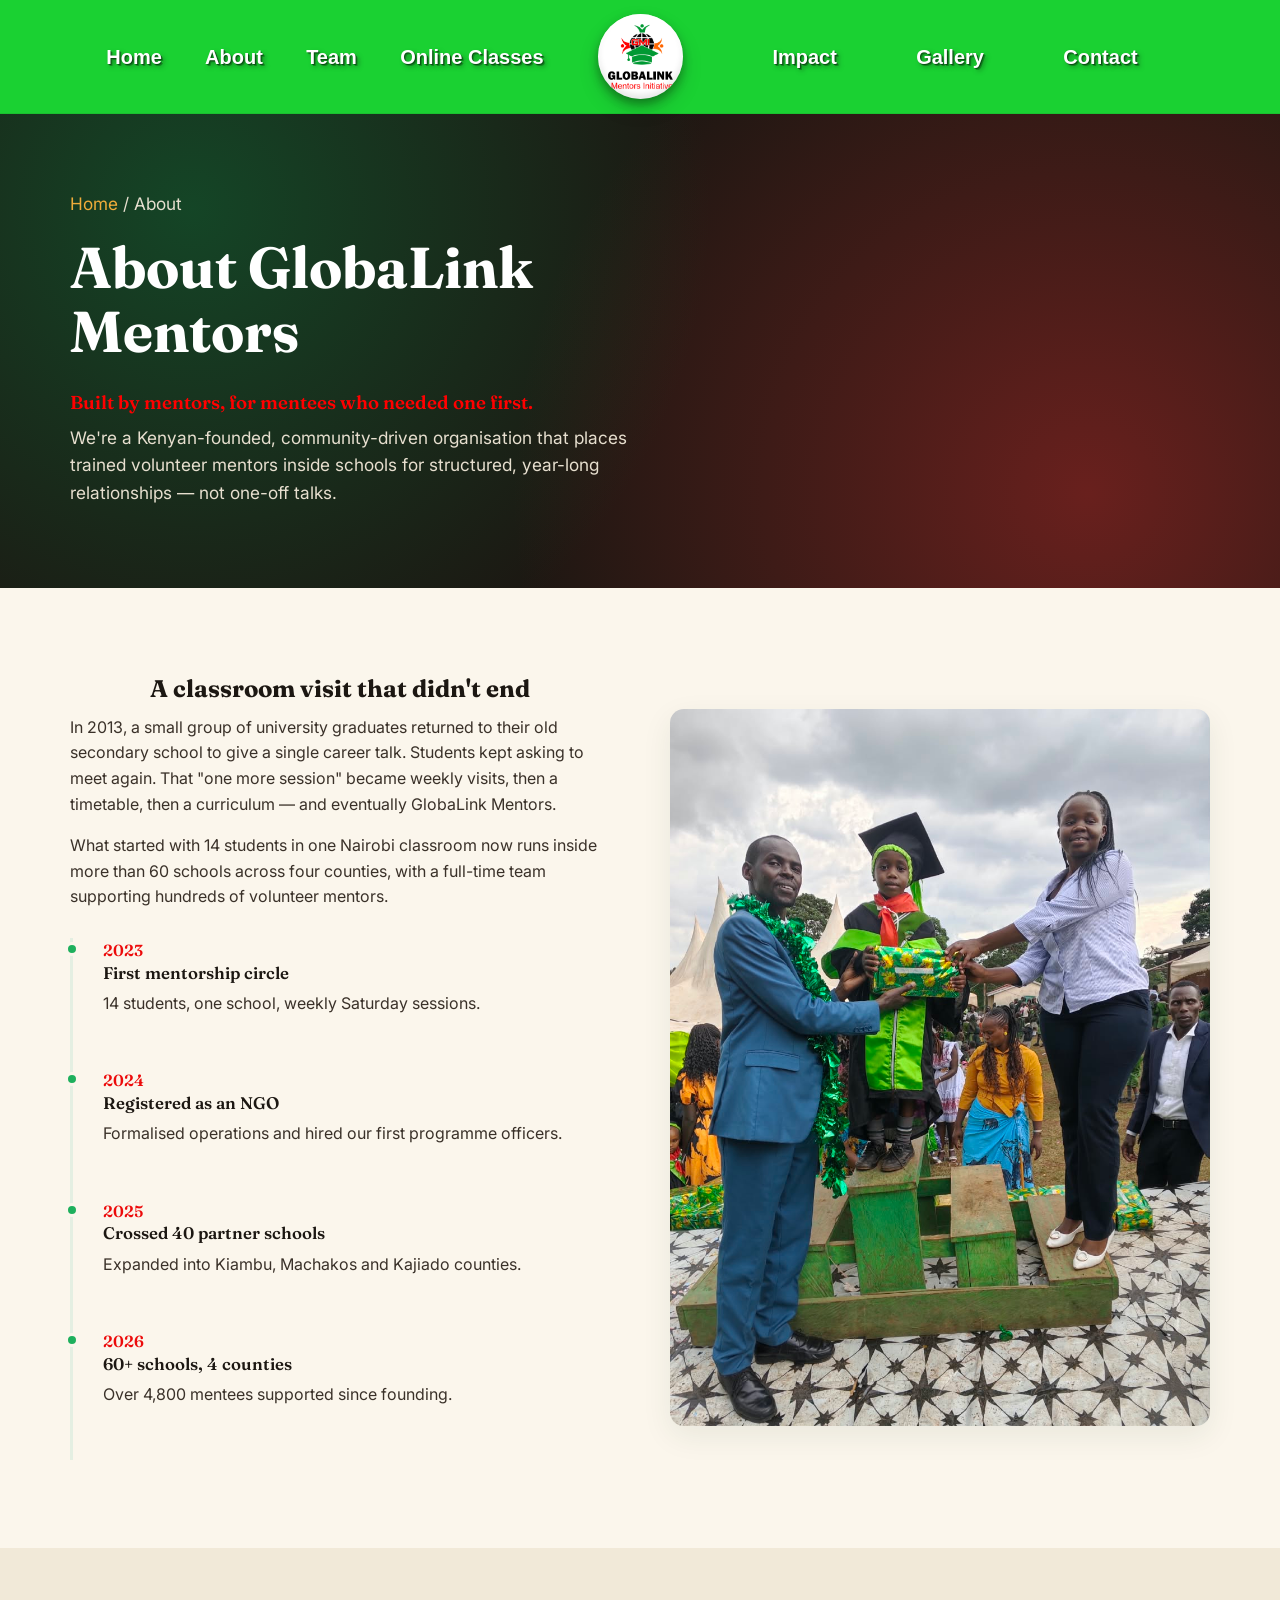
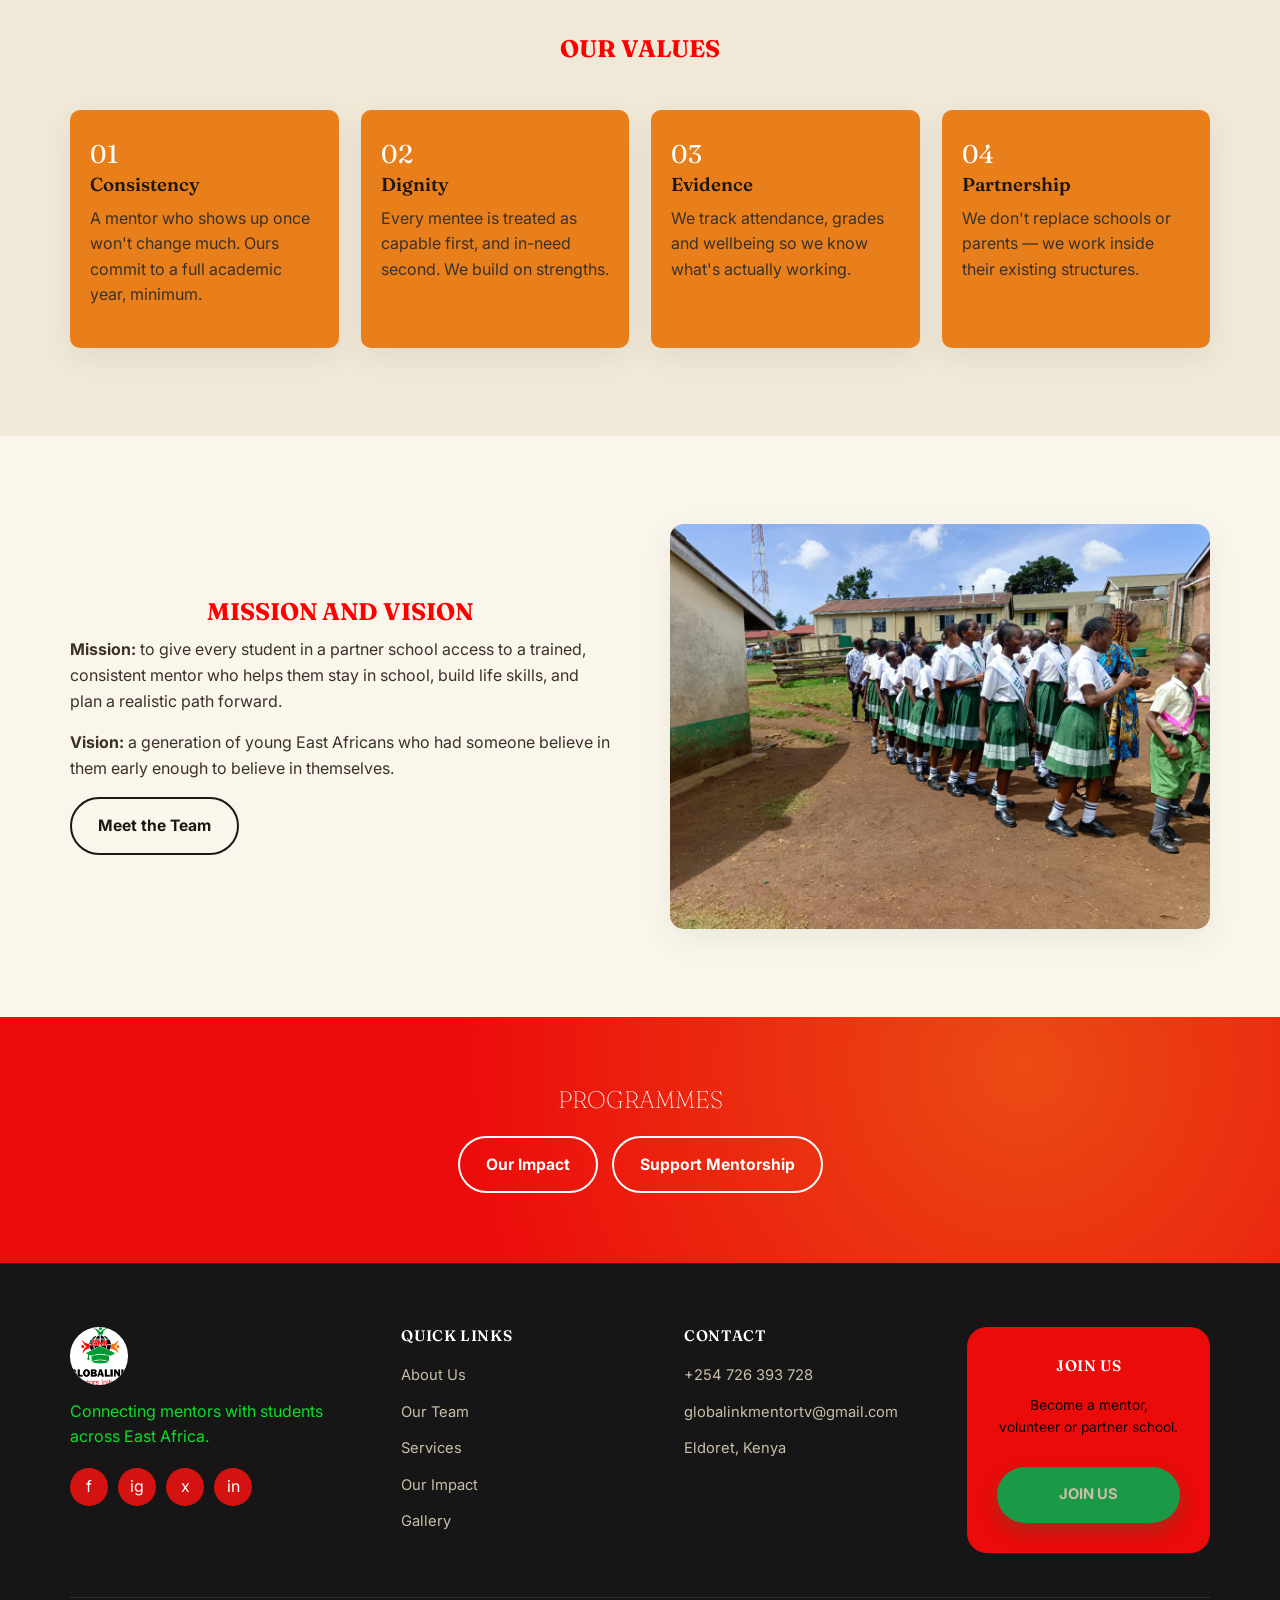
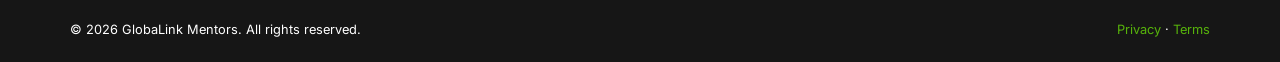
<file: about.html>
<!DOCTYPE html>
<html lang="en">
<head>
<meta charset="UTF-8">
<meta name="viewport" content="width=device-width, initial-scale=1.0">
<title>About Us — GlobaLink Mentors</title>
<meta name="description" content="Learn how GlobaLink Mentors started, what we believe, and how we run structured mentorship programmes in partner schools.">
<link rel="stylesheet" href="css/style.css">
<link rel="stylesheet" href="css/styles.css">
</head>
<body>

<header class="site-header">
  <nav class="nav">
    <button class="nav-toggle" aria-label="Toggle menu" aria-expanded="false"><span></span></button>
    <ul class="nav-links">
      <li><a href="index.html">Home</a></li>
      <li><a href="about.html">About</a></li>
      <li><a href="team.html">Team</a></li>
      <li><a href="online classes.html">Online Classes</a></li>
    </ul>
    <a href="index.html" class="brand">
    <div class="logo-circle">
        <img src="images/logo.png" alt="GlobaLink Mentors logo" class="brand-logo">
    </div>

</a>
     <ul class="nav-links">
      <li><a href="impact.html">Impact</a></li>
      <li><a href="gallery.html">Gallery</a></li>
      <li><a href="contact.html">Contact</a></li>
    </ul>
  </nav>
</header>

<section class="page-hero">
  <div class="container">
    <p class="breadcrumb"><a href="index.html">Home</a> / About</p>
    <h1 style="text-align: left;"> About GlobaLink Mentors</h1>
    <h3 style="color: red;">Built by mentors, for mentees who needed one first.</h3>
    <p>We're a Kenyan-founded, community-driven organisation that places trained volunteer mentors inside schools for structured, year-long relationships — not one-off talks.</p>

  </div>
 
</section>

<section>
  <div class="container split">
    <div class="split-copy">
      <h1>A classroom visit that didn't end</h1>
      <p>In 2013, a small group of university graduates returned to their old secondary school to give a single career talk. Students kept asking to meet again. That "one more session" became weekly visits, then a timetable, then a curriculum — and eventually GlobaLink Mentors.</p>
      <p>What started with 14 students in one Nairobi classroom now runs inside more than 60 schools across four counties, with a full-time team supporting hundreds of volunteer mentors.</p>
      <div class="timeline" style="margin-top:28px;">
        <div class="timeline-item">
          <span class="year">2023</span>
          <h3 style="font-size:1.05rem;">First mentorship circle</h3>
          <p>14 students, one school, weekly Saturday sessions.</p>
        </div>
        <div class="timeline-item">
          <span class="year">2024</span>
          <h3 style="font-size:1.05rem;">Registered as an NGO</h3>
          <p>Formalised operations and hired our first programme officers.</p>
        </div>
        <div class="timeline-item">
          <span class="year">2025</span>
          <h3 style="font-size:1.05rem;">Crossed 40 partner schools</h3>
          <p>Expanded into Kiambu, Machakos and Kajiado counties.</p>
        </div>
        <div class="timeline-item">
          <span class="year">2026</span>
          <h3 style="font-size:1.05rem;">60+ schools, 4 counties</h3>
          <p>Over 4,800 mentees supported since founding.</p>
        </div>
      </div>
    </div>
    <div class="split-media">
      <img src="images/p4.jpeg" alt="Founding mentors meeting with early students">
    </div>
  </div>
</section>

<section class="alt-bg">
  <div class="container">
    <div class="section-head center">
       <h1 style="color: red;">OUR VALUES</h1>
    </div>
    <div class="values-grid">
      <div class="value-card">
        <div class="num">01</div>
        <h3>Consistency</h3>
        <p>A mentor who shows up once won't change much. Ours commit to a full academic year, minimum.</p>
      </div>
      <div class="value-card">
        <div class="num">02</div>
        <h3>Dignity</h3>
        <p>Every mentee is treated as capable first, and in-need second. We build on strengths.</p>
      </div>
      <div class="value-card">
        <div class="num">03</div>
        <h3>Evidence</h3>
        <p>We track attendance, grades and wellbeing so we know what's actually working.</p>
      </div>
      <div class="value-card">
        <div class="num">04</div>
        <h3>Partnership</h3>
        <p>We don't replace schools or parents — we work inside their existing structures.</p>
      </div>
    </div>
  </div>
</section>

<section>
  <div class="container split reverse">
    <div class="split-copy">
      <h1 style="color: red;">MISSION AND  VISION</h1>
      <p><strong>Mission:</strong> to give every student in a partner school access to a trained, consistent mentor who helps them stay in school, build life skills, and plan a realistic path forward.</p>
      <p><strong>Vision:</strong> a generation of young East Africans who had someone believe in them early enough to believe in themselves.</p>
      <a href="team.html" class="btn btn-outline">Meet the Team</a>
    </div>
    <div class="split-media">
      <img src="images/p3.jpeg" alt="A mentor and mentee reviewing a workbook together">
    </div>
  </div>
</section>

<section class="cta-band">
  <div class="container">
    <h2>PROGRAMMES</h2>
    <div class="cta-actions">
      <a href="impact.html" class="btn btn-outline on-dark">Our Impact</a>
      <a href="donate.html" class="btn btn-outline on-dark">Support Mentorship</a>
    </div>
  </div>
</section>

<footer class="site-footer">
  <div class="container">
    <div class="footer-top">
      <div class="footer-brand">
        <a href="index.html" class="brand">
        <img src="images/logo.png" alt="GlobaLink Mentors logo" class="brand-logo">
        </a>
        <p>Connecting mentors with students across East Africa.</p>
        <div class="footer-social">
          <a href="https://www.facebook.com" aria-label="Facebook">f</a>
          <a href="https://www.Instagram.com" aria-label="Instagram">ig</a>
          <a href="https://www.Twitter.com" aria-label="X / Twitter">x</a>
          <a href="https://www.LinkedIn.com" aria-label="LinkedIn">in</a>
        </div>
      </div>
      <div class="footer-col">
        <h4>Quick Links</h4>
        <ul>
          <li><a href="about.html">About Us</a></li>
          <li><a href="team.html">Our Team</a></li>
          <li><a href="services.html">Services</a></li>
          <li><a href="impact.html">Our Impact</a></li>
          <li><a href="gallery.html">Gallery</a></li>
        </ul>
      </div>
      <div class="footer-col">
        <h4>Contact</h4>
        <ul>
          <li><a href="https://wa.me/254729393728">+254 726 393 728</a></li>
          <li><a href="mailto:globalinkmentortv@gmail.com">globalinkmentortv@gmail.com</a></li>
          <li><a href="contact.html">Eldoret, Kenya</a></li>
        </ul>
      </div>
      <div class="footer-col">
        <div class="footer-join">
          <h4>JOIN US</h4>
          <p>Become a mentor, volunteer or partner school.</p>
          <a href="contact.html" class="btn btn-primary btn-block">JOIN US</a>
        </div>
      </div>
    </div>
    <div class="footer-bottom">
      <span>&copy; <span data-year></span> GlobaLink Mentors. All rights reserved.</span>
      <span><a href="contact.html">Privacy</a> &middot; <a href="contact.html">Terms</a></span>
    </div>
  </div>
</footer>

<script src="js/script.js"></script>
</body>
</html>
</file>
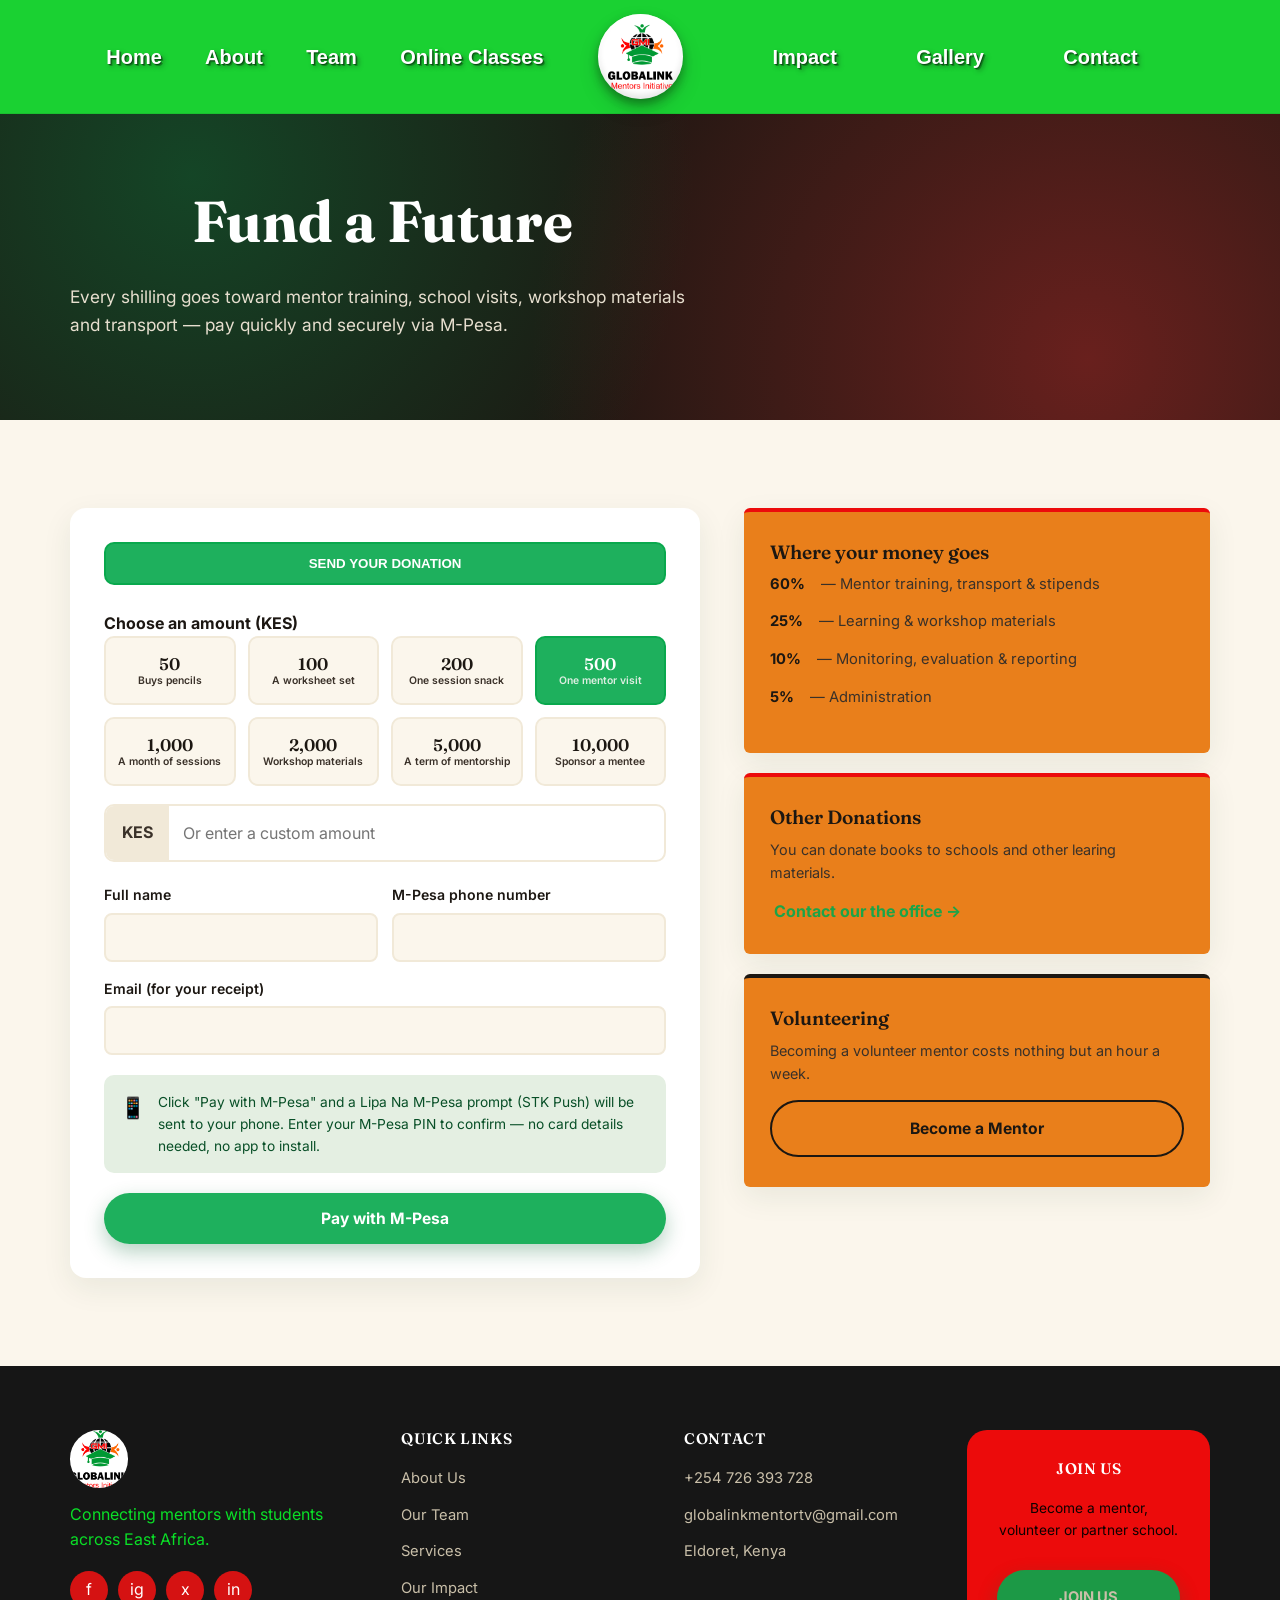
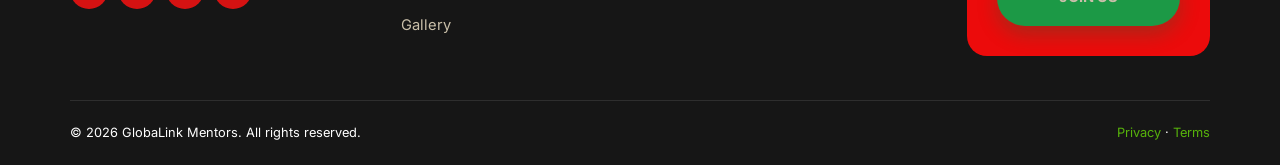
<file: donate.html>
<!DOCTYPE html>
<html lang="en">
<head>
<meta charset="UTF-8">
<meta name="viewport" content="width=device-width, initial-scale=1.0">
<title>Donate — GlobaLink Mentors</title>
<meta name="description" content="Support GlobaLink Mentors with a one-time or recurring donation via M-Pesa. Choose an amount and fund mentorship, workshops and school partnerships.">
<link rel="stylesheet" href="css/style.css">
 <link rel="stylesheet" href="css/styles.css">
</head>
<body>

<header class="site-header">
  <nav class="nav">
    <button class="nav-toggle" aria-label="Toggle menu" aria-expanded="false"><span></span></button>
    <ul class="nav-links">
      <li><a href="index.html">Home</a></li>
      <li><a href="about.html">About</a></li>
      <li><a href="team.html">Team</a></li>
      <li><a href="online classes.html">Online Classes</a></li>
    </ul>
    <a href="index.html" class="brand">
    <div class="logo-circle">
        <img src="images/logo.png" alt="GlobaLink Mentors logo" class="brand-logo">
    </div>

</a>
     <ul class="nav-links">
      <li><a href="impact.html">Impact</a></li>
      <li><a href="gallery.html">Gallery</a></li>
      <li><a href="contact.html">Contact</a></li>
    </ul>
  </nav>
</header>

<section class="page-hero">
  <div class="container">
    <h1>Fund a Future</h1>
    <p>Every shilling goes toward mentor training, school visits, workshop materials and transport — pay quickly and securely via M-Pesa.</p>
  </div>
</section>

<section>
  <div class="container donate-wrap">

    <div class="donate-card">
      <div class="donate-tabs">
        <button type="button" class="is-active" data-tab="once">SEND YOUR DONATION</button>
      </div>

      <form data-donate-form novalidate>
        <label class="field" style="margin-bottom:10px;"><span style="font-weight:700;">Choose an amount (KES)</span></label>
        <div class="amount-grid">
          <button type="button" class="amount-btn" data-amount="50">50<small>Buys pencils</small></button>
          <button type="button" class="amount-btn" data-amount="100">100<small>A worksheet set</small></button>
          <button type="button" class="amount-btn" data-amount="200">200<small>One session snack</small></button>
          <button type="button" class="amount-btn is-selected" data-amount="500">500<small>One mentor visit</small></button>
          <button type="button" class="amount-btn" data-amount="1000">1,000<small>A month of sessions</small></button>
          <button type="button" class="amount-btn" data-amount="2000">2,000<small>Workshop materials</small></button>
          <button type="button" class="amount-btn" data-amount="5000">5,000<small>A term of mentorship</small></button>
          <button type="button" class="amount-btn" data-amount="10000">10,000<small>Sponsor a mentee</small></button>
        </div>

        <div class="custom-amount">
          <span>KES</span>
          <input type="number" name="customAmount" min="10" step="10" placeholder="Or enter a custom amount">
        </div>
        <input type="hidden" name="amount" value="500">

        <div class="field-row">
          <div class="field">
            <label for="donorName">Full name</label>
            <input type="text" id="donorName" name="donorName" placeholder="" required>
          </div>
          <div class="field">
            <label for="phone">M-Pesa phone number</label>
            <input type="tel" id="phone" name="phone" placeholder="" required>
          </div>
        </div>
        <div class="field">
          <label for="email">Email (for your receipt)</label>
          <input type="email" id="email" name="email" placeholder="">
        </div>

        <div class="mpesa-note">
          <span style="font-size:1.3rem;">&#128241;</span>
          <span>Click "Pay with M-Pesa" and a Lipa Na M-Pesa prompt (STK Push) will be sent to your phone. Enter your M-Pesa PIN to confirm — no card details needed, no app to install.</span>
        </div>

        <button type="submit" class="btn btn-primary btn-block">Pay with M-Pesa</button>
        <div class="donate-status"></div>
      </form>
    </div>

    <div class="donate-side">
      <div class="card" style="border-top-color:var(--red);">
        <h3>Where your money goes</h3>
        <ul class="impact-list">
          <li><strong>60%</strong>&nbsp;— Mentor training, transport &amp; stipends</li>
          <li><strong>25%</strong>&nbsp;— Learning &amp; workshop materials</li>
          <li><strong>10%</strong>&nbsp;— Monitoring, evaluation &amp; reporting</li>
          <li><strong>5%</strong>&nbsp;— Administration</li>
        </ul>
      </div>
      <div class="card" style="border-top-color:var(--);">
        <h3>Other Donations</h3>
        <p style="font-size:0.9rem;">You can donate books to schools and other learing materials. </p>
        <a href="contact.html" class="btn-ghost" style="font-weight:700;">Contact our the office &rarr;</a>
      </div>
      <div class="card" style="border-top-color:var(--black);">
        <h3>Volunteering</h3>
        <p style="font-size:0.9rem;">Becoming a volunteer mentor costs nothing but an hour a week.</p>
        <a href="contact.html" class="btn btn-outline btn-block">Become a Mentor</a>
      </div>
    </div>

  </div>
</section>

<footer class="site-footer">
  <div class="container">
    <div class="footer-top">
      <div class="footer-brand">
        <a href="index.html" class="brand">
        <img src="images/logo.png" alt="GlobaLink Mentors logo" class="brand-logo">
        </a>
        <p>Connecting mentors with students across East Africa.</p>
        <div class="footer-social">
          <a href="https://www.facebook.com" aria-label="Facebook">f</a>
          <a href="https://www.Instagram.com" aria-label="Instagram">ig</a>
          <a href="https://www.Twitter.com" aria-label="X / Twitter">x</a>
          <a href="https://www.LinkedIn.com" aria-label="LinkedIn">in</a>
        </div>
      </div>
      <div class="footer-col">
        <h4>Quick Links</h4>
        <ul>
          <li><a href="about.html">About Us</a></li>
          <li><a href="team.html">Our Team</a></li>
          <li><a href="services.html">Services</a></li>
          <li><a href="impact.html">Our Impact</a></li>
          <li><a href="gallery.html">Gallery</a></li>
        </ul>
      </div>
      <div class="footer-col">
        <h4>Contact</h4>
        <ul>
          <li><a href="https://wa.me/254729393728">+254 726 393 728</a></li>
          <li><a href="mailto:globalinkmentortv@gmail.com">globalinkmentortv@gmail.com</a></li>
          <li><a href="contact.html">Eldoret, Kenya</a></li>
        </ul>
      </div>
      <div class="footer-col">
        <div class="footer-join">
          <h4>JOIN US</h4>
          <p>Become a mentor, volunteer or partner school.</p>
          <a href="contact.html" class="btn btn-primary btn-block">JOIN US</a>
        </div>
      </div>
    </div>
    <div class="footer-bottom">
      <span>&copy; <span data-year></span> GlobaLink Mentors. All rights reserved.</span>
      <span><a href="contact.html">Privacy</a> &middot; <a href="contact.html">Terms</a></span>
    </div>
  </div>
</footer>

<script src="js/script.js"></script>
</body>
</html>
</file>
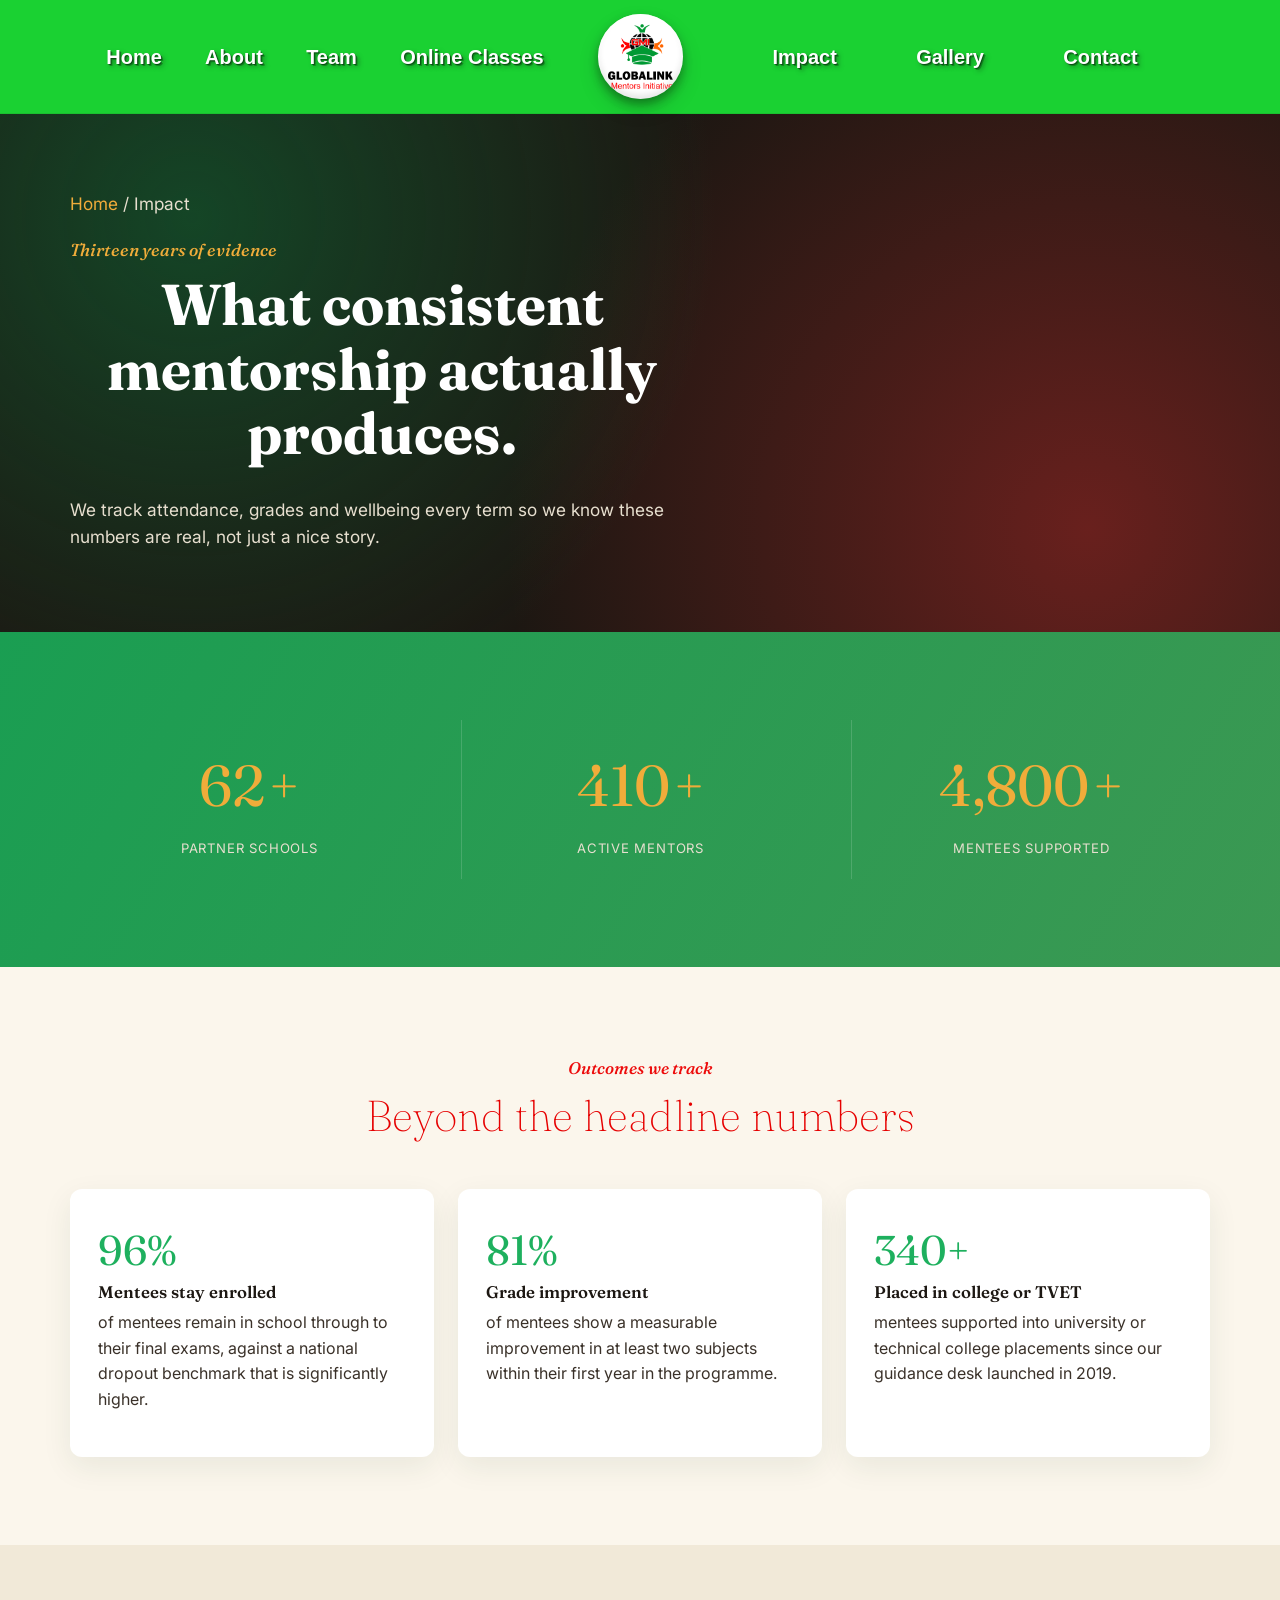
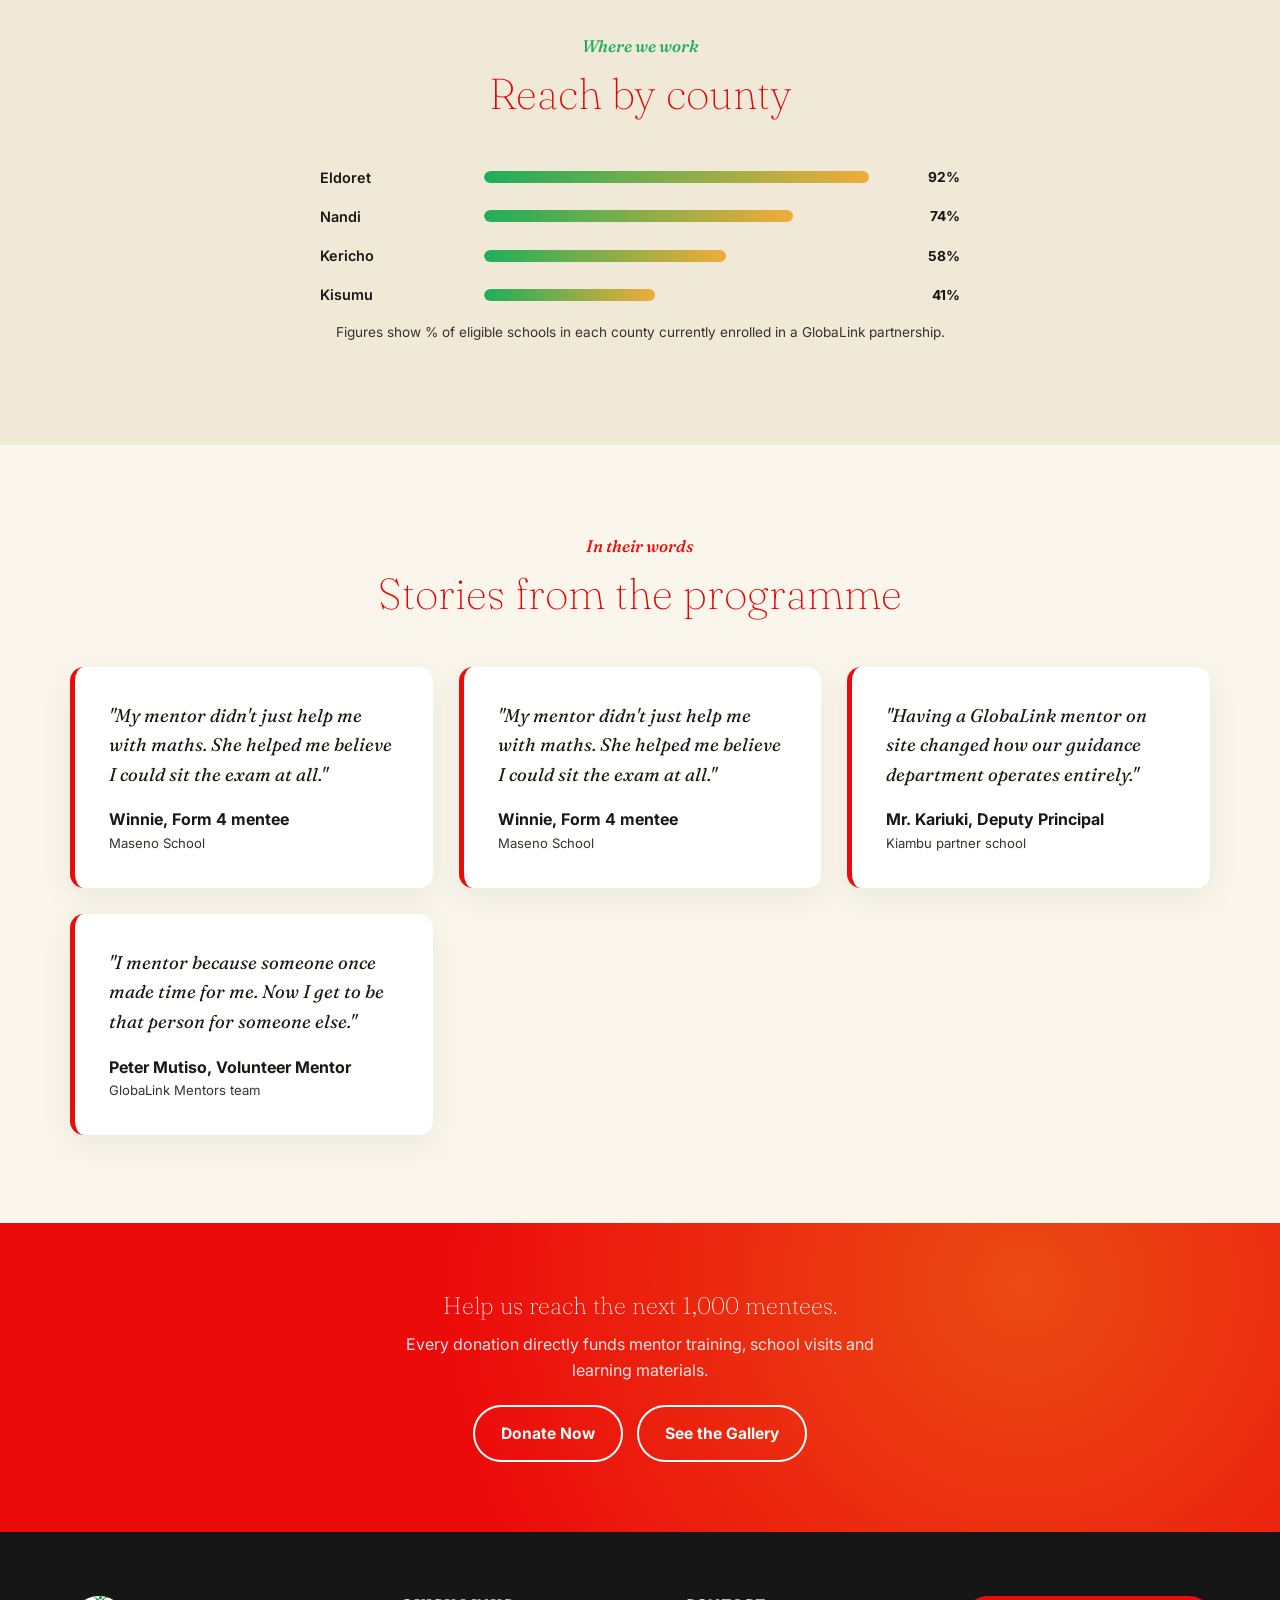
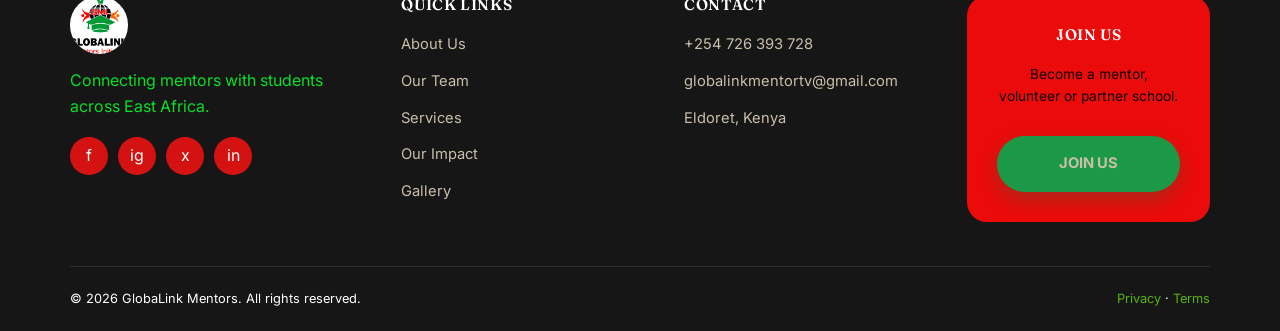
<file: impact.html>
<!DOCTYPE html>
<html lang="en">
<head>
<meta charset="UTF-8">
<meta name="viewport" content="width=device-width, initial-scale=1.0">
<title>Our Impact — GlobaLink Mentors</title>
<meta name="description" content="See the schools, mentors and mentees reached by GlobaLink Mentors, and hear directly from the students and teachers we work with.">
<link rel="stylesheet" href="css/style.css">
<link rel="stylesheet" href="css/styles.css">
</head>
<body>

<header class="site-header">
  <nav class="nav">
    <button class="nav-toggle" aria-label="Toggle menu" aria-expanded="false"><span></span></button>
    <ul class="nav-links">
      <li><a href="index.html">Home</a></li>
      <li><a href="about.html">About</a></li>
      <li><a href="team.html">Team</a></li>
      <li><a href="online classes.html">Online Classes</a></li>
    </ul>
    <a href="index.html" class="brand">
    <div class="logo-circle">
        <img src="images/logo.png" alt="GlobaLink Mentors logo" class="brand-logo">
    </div>

</a>
     <ul class="nav-links">
      <li><a href="impact.html">Impact</a></li>
      <li><a href="gallery.html">Gallery</a></li>
      <li><a href="contact.html">Contact</a></li>
    </ul>
  </nav>
</header>

<section class="page-hero">
  <div class="container">
    <p class="breadcrumb"><a href="index.html">Home</a> / Impact</p>
    <p class="kicker">Thirteen years of evidence</p>
    <h1>What consistent mentorship actually produces.</h1>
    <p>We track attendance, grades and wellbeing every term so we know these numbers are real, not just a nice story.</p>
  </div>
</section>

<section class="counters">
  <div class="container">
    <div class="counter-grid">
      <div class="counter-card">
        <div class="counter-num"><span data-count="62">0</span>+</div>
        <div class="counter-label">Partner Schools</div>
      </div>
      <div class="counter-card">
        <div class="counter-num"><span data-count="410">0</span>+</div>
        <div class="counter-label">Active Mentors</div>
      </div>
      <div class="counter-card">
        <div class="counter-num"><span data-count="4800">0</span>+</div>
        <div class="counter-label">Mentees Supported</div>
      </div>
    </div>
  </div>
</section>

<section>
  <div class="container">
    <div class="section-head center">
      <p class="kicker red">Outcomes we track</p>
      <h2>Beyond the headline numbers</h2>
    </div>
    <div class="impact-highlight">
      <div class="impact-card">
        <div class="big">96%</div>
        <h3 style="font-size:1.05rem;">Mentees stay enrolled</h3>
        <p>of mentees remain in school through to their final exams, against a national dropout benchmark that is significantly higher.</p>
      </div>
      <div class="impact-card">
        <div class="big">81%</div>
        <h3 style="font-size:1.05rem;">Grade improvement</h3>
        <p>of mentees show a measurable improvement in at least two subjects within their first year in the programme.</p>
      </div>
      <div class="impact-card">
        <div class="big">340+</div>
        <h3 style="font-size:1.05rem;">Placed in college or TVET</h3>
        <p>mentees supported into university or technical college placements since our guidance desk launched in 2019.</p>
      </div>
    </div>
  </div>
</section>

<section class="alt-bg">
  <div class="container">
    <div class="section-head center">
      <p class="kicker">Where we work</p>
      <h2>Reach by county</h2>
    </div>
    <div style="max-width:640px;margin:0 auto;">
      <div class="region-bar"><span class="label">Eldoret</span><div class="track"><div class="fill" style="width:92%;"></div></div><span class="pct">92%</span></div>
      <div class="region-bar"><span class="label">Nandi</span><div class="track"><div class="fill" style="width:74%;"></div></div><span class="pct">74%</span></div>
      <div class="region-bar"><span class="label">Kericho</span><div class="track"><div class="fill" style="width:58%;"></div></div><span class="pct">58%</span></div>
      <div class="region-bar"><span class="label">Kisumu</span><div class="track"><div class="fill" style="width:41%;"></div></div><span class="pct">41%</span></div>
    </div>
    <p class="text-center" style="margin-top:8px;font-size:0.85rem;">Figures show % of eligible schools in each county currently enrolled in a GlobaLink partnership.</p>
  </div>
</section>

<section>
  <div class="container">
    <div class="section-head center">
      <p class="kicker red">In their words</p>
      <h2>Stories from the programme</h2>
    </div>
    <div class="grid-3">
      <div class="testimonial">
        <p>"My mentor didn't just help me with maths. She helped me believe I could sit the exam at all."</p>
        <div class="who">Winnie, Form 4 mentee<span>Maseno School</span></div>
      </div>
      <div class="testimonial">
        <p>"My mentor didn't just help me with maths. She helped me believe I could sit the exam at all."</p>
        <div class="who">Winnie, Form 4 mentee<span>Maseno School</span></div>
      </div>
      <div class="testimonial">
        <p>"Having a GlobaLink mentor on site changed how our guidance department operates entirely."</p>
        <div class="who">Mr. Kariuki, Deputy Principal<span>Kiambu partner school</span></div>
      </div>
      <div class="testimonial">
        <p>"I mentor because someone once made time for me. Now I get to be that person for someone else."</p>
        <div class="who">Peter Mutiso, Volunteer Mentor<span>GlobaLink Mentors team</span></div>
      </div>
    </div>
  </div>
</section>

<section class="cta-band">
  <div class="container">
    <h2>Help us reach the next 1,000 mentees.</h2>
    <p>Every donation directly funds mentor training, school visits and learning materials.</p>
    <div class="cta-actions">
      <a href="donate.html" class="btn btn-outline on-dark">Donate Now</a>
      <a href="gallery.html" class="btn btn-outline on-dark">See the Gallery</a>
    </div>
  </div>
</section>

<footer class="site-footer">
  <div class="container">
    <div class="footer-top">
      <div class="footer-brand">
        <a href="index.html" class="brand">
        <img src="images/logo.png" alt="GlobaLink Mentors logo" class="brand-logo">
        </a>
        <p>Connecting mentors with students across East Africa.</p>
        <div class="footer-social">
          <a href="https://www.facebook.com" aria-label="Facebook">f</a>
          <a href="https://www.Instagram.com" aria-label="Instagram">ig</a>
          <a href="https://www.Twitter.com" aria-label="X / Twitter">x</a>
          <a href="https://www.LinkedIn.com" aria-label="LinkedIn">in</a>
        </div>
      </div>
      <div class="footer-col">
        <h4>Quick Links</h4>
        <ul>
          <li><a href="about.html">About Us</a></li>
          <li><a href="team.html">Our Team</a></li>
          <li><a href="services.html">Services</a></li>
          <li><a href="impact.html">Our Impact</a></li>
          <li><a href="gallery.html">Gallery</a></li>
        </ul>
      </div>
      <div class="footer-col">
        <h4>Contact</h4>
        <ul>
          <li><a href="https://wa.me/254729393728">+254 726 393 728</a></li>
          <li><a href="mailto:globalinkmentortv@gmail.com">globalinkmentortv@gmail.com</a></li>
          <li><a href="contact.html">Eldoret, Kenya</a></li>
        </ul>
      </div>
      <div class="footer-col">
        <div class="footer-join">
          <h4>JOIN US</h4>
          <p>Become a mentor, volunteer or partner school.</p>
          <a href="contact.html" class="btn btn-primary btn-block">JOIN US</a>
        </div>
      </div>
    </div>
    <div class="footer-bottom">
      <span>&copy; <span data-year></span> GlobaLink Mentors. All rights reserved.</span>
      <span><a href="contact.html">Privacy</a> &middot; <a href="contact.html">Terms</a></span>
    </div>
  </div>
</footer>

<script src="js/script.js"></script>
</body>
</html>
</file>
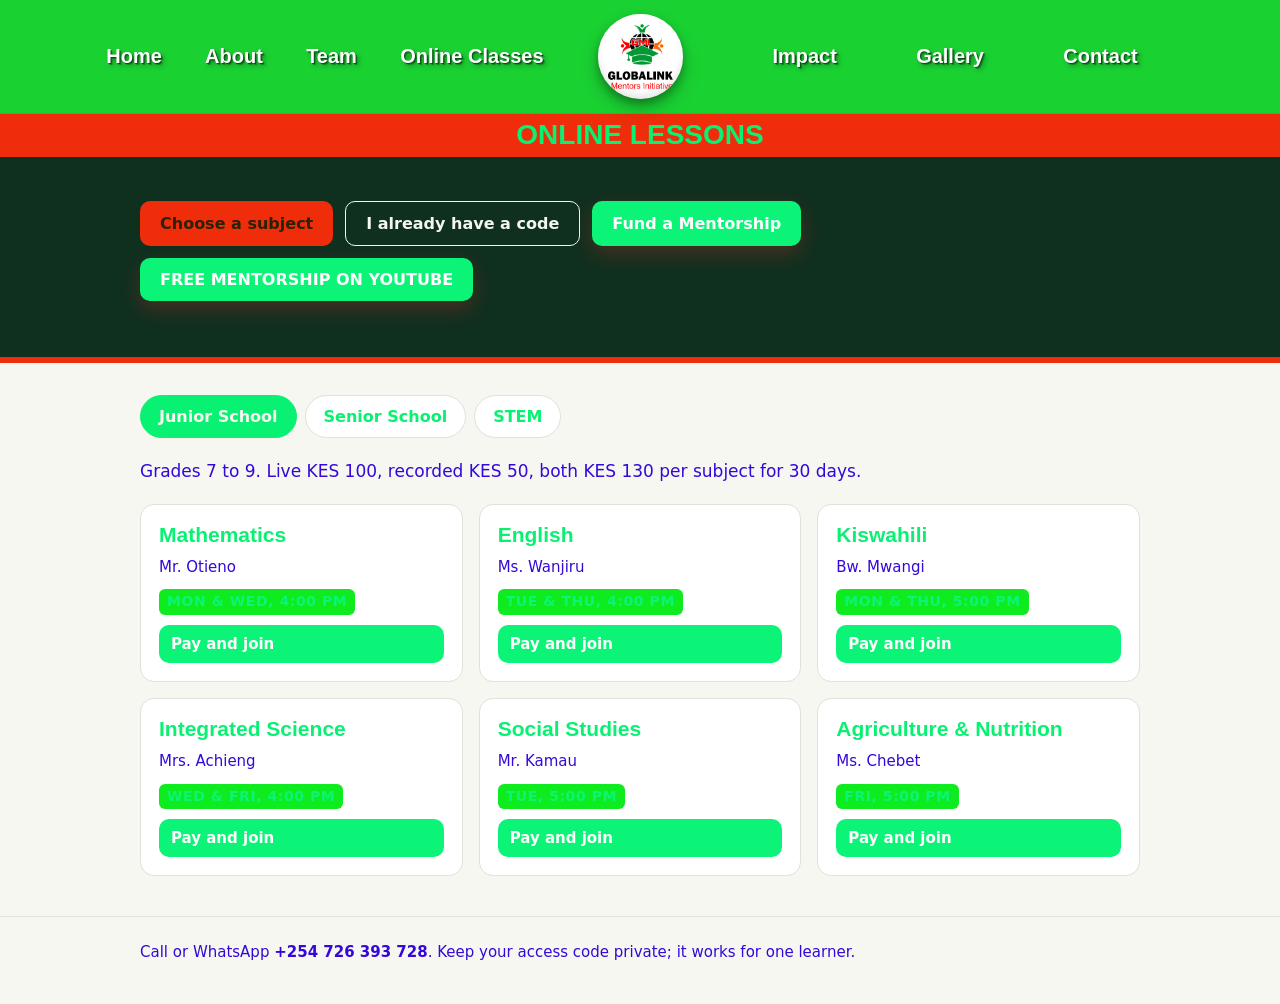
<file: online classes.html>
<head>
<meta charset="UTF-8">
<meta name="viewport" content="width=device-width, initial-scale=1.0">
<title>GlobaLink Mentors — Connecting Mentors, Building Futures</title>
<meta name="description" content="GlobaLink Mentors pairs caring mentors with young people in schools across East Africa, building confidence, skills and opportunity.">
<link rel="stylesheet" href="css/style.css">
  <link rel="stylesheet" href="css/styles.css">
</head>
<body>

<!-- ============ HEADER ============ -->
<header class="site-header">
  <nav class="nav">
    <button class="nav-toggle" aria-label="Toggle menu" aria-expanded="false"><span></span></button>
    <ul class="nav-links">
      <li><a href="index.html">Home</a></li>
      <li><a href="about.html">About</a></li>
      <li><a href="team.html">Team</a></li>
      <li><a href="online classes.html">Online Classes</a></li>
    </ul>
    <a href="index.html" class="brand">
    <div class="logo-circle">
        <img src="images/logo.png" alt="GlobaLink Mentors logo" class="brand-logo">
    </div>

</a>
     <ul class="nav-links">
      <li><a href="impact.html">Impact</a></li>
      <li><a href="gallery.html">Gallery</a></li>
      <li><a href="contact.html">Contact</a></li>
    </ul>
  </nav>
</header>


<style>
:root{
  --bg:#f6f7f1; --card:#fff; --ink:#09f172; --mute:hsl(253, 93%, 44%); --line:#dde3d8;
  --green:hsl(148, 91%, 50%); --green-d:#0af176; --chalk:hsl(9, 91%, 49%); --soft:hsl(125, 89%, 49%); --err:#b3261e;
  --h:'Bricolage Grotesque','Trebuchet MS',sans-serif; --b:'Source Sans 3',system-ui,sans-serif;
}
@media (prefers-color-scheme:dark){
  :root:not([data-theme="light"]){--bg:#040313;--card:lch(11.49% 16.23 69.21);--ink:#f3eeea;--mute:hwb(9 96% 1%);--line:#274034;--green:#35c26f;--green-d:hsl(0, 95%, 48%);--soft:#1b3326;--err:#ff8a80}
}
*{box-sizing:border-box}
body{margin:0;background:var(--bg);color:var(--ink);font:17px/1.55 var(--b)}
h1,h2,h3{font-family:var(--h);line-height:1.1;margin:0}
.wrap{max-width:1040px;margin:0 auto;padding:0 20px}
header.hero{background:#10301f;color:#f3f7ef;padding:44px 0 56px;border-bottom:6px solid var(--chalk)}
.hero h1{font-size:clamp(34px,6vw,60px);font-weight:800;max-width:14em}
.hero p{max-width:34em;color:hsl(132, 91%, 48%);margin:16px 0 22px}
.hero .row{display:flex;gap:12px;flex-wrap:wrap}
.btn{font:600 16px var(--b);border:0;border-radius:10px;padding:12px 20px;cursor:pointer;background:var(--green);color:#fff}
.btn:hover{background:var(--green-d)}
.btn.ghost{background:transparent;color:inherit;border:1.5px solid currentColor}
.btn.chalk{background:var(--chalk);color:#2b2200}
.btn:disabled{opacity:.6;cursor:wait}
.btn:focus-visible,input:focus-visible,select:focus-visible,.tab:focus-visible{outline:3px solid var(--chalk);outline-offset:2px}
.tabs{display:flex;gap:8px;margin:32px 0 20px;flex-wrap:wrap}
.tab{font:600 16px var(--b);padding:11px 18px;border-radius:999px;border:1.5px solid var(--line);background:var(--card);color:var(--ink);cursor:pointer}
.tab[aria-selected="true"]{background:var(--ink);color:var(--bg);border-color:var(--ink)}
.lvl-info{color:var(--mute);margin:0 0 20px}
.grid{display:grid;grid-template-columns:repeat(auto-fill,minmax(270px,1fr));gap:16px;padding-bottom:40px}
.sub{background:var(--card);border:1px solid var(--line);border-radius:14px;padding:18px;display:flex;flex-direction:column;gap:10px}
.sub h3{font-size:21px}
.sub .teacher{color:var(--mute);font-size:15px;margin:0}
.sub .when{font-weight:600;font-size:15px}
.sub .acts{display:flex;gap:8px;flex-wrap:wrap;margin-top:auto}
.sub .acts .btn{flex:1;padding:10px 12px;font-size:15px;white-space:nowrap}
.badge{display:inline-block;background:var(--soft);color:var(--green);border-radius:6px;padding:2px 8px;font-size:14px;font-weight:600;align-self:flex-start}
.price{font-size:14px;color:var(--mute)}
/* modal */
.ov{position:fixed;inset:0;background:rgba(8,20,13,.65);display:none;align-items:center;justify-content:center;padding:16px;z-index:20}
.ov.on{display:flex}
.modal{background:var(--card);color:var(--ink);border-radius:16px;max-width:440px;width:100%;padding:24px;max-height:92vh;overflow:auto}
.modal h2{font-size:26px;margin-bottom:6px}
.modal .sum{background:var(--soft);border-radius:10px;padding:12px 14px;margin:12px 0;font-size:16px}
label{display:block;font-weight:600;margin:12px 0 4px}
input,select{width:100%;font:17px var(--b);padding:11px 12px;border-radius:9px;border:1.5px solid var(--line);background:var(--bg);color:var(--ink)}
.err{color:var(--err);font-size:15px;min-height:1.2em;margin:6px 0 0}
.x{float:right;background:none;border:0;font-size:26px;color:var(--mute);cursor:pointer;line-height:1}
.code{font:800 34px var(--h);letter-spacing:.08em;text-align:center;background:#10301f;color:var(--chalk);border-radius:12px;padding:16px;margin:14px 0;user-select:all}
.spin{width:44px;height:44px;border:5px solid var(--line);border-top-color:var(--green);border-radius:50%;animation:s 1s linear infinite;margin:18px auto}
@keyframes s{to{transform:rotate(360deg)}}
@media (prefers-reduced-motion:reduce){.spin{animation-duration:3s}}
.center{text-align:center}
.links{display:grid;gap:10px;margin-top:12px}
.links a{display:block;text-align:center;text-decoration:none}
.small{font-size:14px;color:var(--mute)}
footer{border-top:1px solid var(--line);padding:24px 0 40px;color:var(--mute);font-size:15px}
.demo{background:var(--chalk);color:#2b2200;font-size:14px;text-align:center;padding:6px 10px;font-weight:600}
</style>
</head>
<body>
<div class="demo" id="demoBar"><h1>ONLINE LESSONS<h2></div>
  

<header class="hero">
  <div class="wrap">
    <div class="row">
      <button class="btn chalk" onclick="document.getElementById('classes').scrollIntoView({behavior:'smooth'})">Choose a subject</button>
      <button class="btn ghost" id="haveCode">I already have a code</button>
      <a href="donate.html" class="btn btn-red">Fund a Mentorship</a>
      <a href="https://youtu.be/I7XuHz9FHvs?si=CEW1hEJWxaEbRLnF" class="btn btn-red">FREE MENTORSHIP ON YOUTUBE</a>
    </div>
  </div>
</header>

<main class="wrap" id="classes">
  <div class="tabs" role="tablist" id="tabs"></div>
  <p class="lvl-info" id="lvlInfo"></p>
  <div class="grid" id="grid"></div>
</main>

<footer><div class="wrap"> Call or WhatsApp <strong id="helpNo"></strong>. Keep your access code private; it works for one learner.</div></footer>

<div class="ov" id="ov" role="dialog" aria-modal="true" aria-labelledby="mTitle"><div class="modal" id="modal"></div></div>

<script>
/* ============================ CONFIG ============================
   1. Replace every meetLive / recordings link with your real Google Meet
      and recording links (Google Drive / YouTube unlisted).
   2. Set DEMO_MODE=false and point STK_ENDPOINT / VERIFY_ENDPOINT at your
      own server (see the notes inside requestStkPush and verifyCode).
=================================================================== */
const CONFIG = {
  DEMO_MODE: true,
  BUSINESS_NAME: "Darasa Online",
  HELP_PHONE: "+254 726 393 728",
  ACCESS_DAYS: 30,                       // how long a code stays valid
  STK_ENDPOINT: "/api/mpesa/stkpush",    // your server -> Safaricom Daraja
  VERIFY_ENDPOINT: "/api/code/verify"    // your server checks the code
};

const LEVELS = {
  junior: {
    name: "Junior School", info: "Grades 7 to 9",
    price: { live: 100, recorded: 50, both: 130 },
    subjects: [
      { id:"j-math", name:"Mathematics", teacher:"Mr. Otieno", time:"Mon & Wed, 4:00 PM",
        meetLive:"https://meet.google.com/aaa-bbbb-ccc", recordings:"https://drive.google.com/drive/folders/REPLACE-JUNIOR-MATH" },
      { id:"j-eng", name:"English", teacher:"Ms. Wanjiru", time:"Tue & Thu, 4:00 PM",
        meetLive:"https://meet.google.com/aaa-bbbb-ccd", recordings:"https://drive.google.com/drive/folders/REPLACE-JUNIOR-ENG" },
      { id:"j-kis", name:"Kiswahili", teacher:"Bw. Mwangi", time:"Mon & Thu, 5:00 PM",
        meetLive:"https://meet.google.com/aaa-bbbb-cce", recordings:"https://drive.google.com/drive/folders/REPLACE-JUNIOR-KIS" },
      { id:"j-sci", name:"Integrated Science", teacher:"Mrs. Achieng", time:"Wed & Fri, 4:00 PM",
        meetLive:"https://meet.google.com/aaa-bbbb-ccf", recordings:"https://drive.google.com/drive/folders/REPLACE-JUNIOR-SCI" },
      { id:"j-soc", name:"Social Studies", teacher:"Mr. Kamau", time:"Tue, 5:00 PM",
        meetLive:"https://meet.google.com/aaa-bbbb-ccg", recordings:"https://drive.google.com/drive/folders/REPLACE-JUNIOR-SOC" },
      { id:"j-agr", name:"Agriculture & Nutrition", teacher:"Ms. Chebet", time:"Fri, 5:00 PM",
        meetLive:"https://meet.google.com/aaa-bbbb-cch", recordings:"https://drive.google.com/drive/folders/REPLACE-JUNIOR-AGR" }
        
    ]
  },
  senior: {
    name: "Senior School", info: "Grades 10 to 12 (Arts and Social Sciences, and core subjects)",
    price: { live: 150, recorded: 80, both: 200 },
    subjects: [
      { id:"s-math", name:"Mathematics", teacher:"Mr. Njoroge", time:"Mon & Wed, 6:00 PM",
        meetLive:"https://meet.google.com/bbb-cccc-ddd", recordings:"https://drive.google.com/drive/folders/REPLACE-SENIOR-MATH" },
      { id:"s-eng", name:"English", teacher:"Ms. Akinyi", time:"Tue & Thu, 6:00 PM",
        meetLive:"https://meet.google.com/bbb-cccc-dde", recordings:"https://drive.google.com/drive/folders/REPLACE-SENIOR-ENG" },
      { id:"s-bus", name:"Business Studies", teacher:"Mr. Mutua", time:"Mon & Fri, 5:00 PM",
        meetLive:"https://meet.google.com/bbb-cccc-ddf", recordings:"https://drive.google.com/drive/folders/REPLACE-SENIOR-BUS" },
      { id:"s-his", name:"History & Citizenship", teacher:"Mrs. Wambui", time:"Wed, 5:00 PM",
        meetLive:"https://meet.google.com/bbb-cccc-ddg", recordings:"https://drive.google.com/drive/folders/REPLACE-SENIOR-HIS" },
      { id:"s-geo", name:"Geography", teacher:"Mr. Omondi", time:"Thu, 5:00 PM",
        meetLive:"https://meet.google.com/bbb-cccc-ddh", recordings:"https://drive.google.com/drive/folders/REPLACE-SENIOR-GEO" },
      { id:"s-kis", name:"Kiswahili", teacher:"Bi. Fatuma", time:"Tue, 5:00 PM",
        meetLive:"https://meet.google.com/bbb-cccc-ddi", recordings:"https://drive.google.com/drive/folders/REPLACE-SENIOR-KIS" }
    ]
  },
  stem: {
    name: " STEM", info: "Grades 10 to 12, Science, Technology, Engineering and Mathematics pathway",
    price: { live: 200, recorded: 100, both: 260 },
    subjects: [
      { id:"t-math", name:"Advanced Mathematics", teacher:"Dr. Kiprono", time:"Mon & Wed, 7:00 PM",
        meetLive:"https://meet.google.com/ccc-dddd-eee", recordings:"https://drive.google.com/drive/folders/REPLACE-STEM-MATH" },
      { id:"t-phy", name:"Physics", teacher:"Mr. Barasa", time:"Tue & Thu, 7:00 PM",
        meetLive:"https://meet.google.com/ccc-dddd-eef", recordings:"https://drive.google.com/drive/folders/REPLACE-STEM-PHY" },
      { id:"t-chem", name:"Chemistry", teacher:"Mrs. Nduta", time:"Mon & Fri, 6:00 PM",
        meetLive:"https://meet.google.com/ccc-dddd-eeg", recordings:"https://drive.google.com/drive/folders/REPLACE-STEM-CHEM" },
      { id:"t-bio", name:"Biology", teacher:"Ms. Jepkemei", time:"Wed, 6:00 PM",
        meetLive:"https://meet.google.com/ccc-dddd-eeh", recordings:"https://drive.google.com/drive/folders/REPLACE-STEM-BIO" },
      { id:"t-cs", name:"Computer Science", teacher:"Mr. Ouma", time:"Thu, 6:00 PM",
        meetLive:"https://meet.google.com/ccc-dddd-eei", recordings:"https://drive.google.com/drive/folders/REPLACE-STEM-CS" },
      { id:"t-eng", name:"Engineering & Technology", teacher:"Eng. Mbugua", time:"Sat, 10:00 AM",
        meetLive:"https://meet.google.com/ccc-dddd-eej", recordings:"https://drive.google.com/drive/folders/REPLACE-STEM-ENG" }
    ]
  }
};

const TYPES = { live:"Live classes", recorded:"Recorded classes", both:"Live + recorded" };
const KEY = "darasa_codes_v1";
const $ = id => document.getElementById(id);
const esc = s => String(s).replace(/[&<>"']/g, c => ({'&':'&amp;','<':'&lt;','>':'&gt;','"':'&quot;',"'":'&#39;'}[c]));
let currentLevel = "junior";

/* ---------- storage (demo only: a real site keeps codes on a server) ---------- */
function loadCodes(){ try{ return JSON.parse(localStorage.getItem(KEY)) || {}; }catch(e){ return {}; } }
function saveCodes(o){ try{ localStorage.setItem(KEY, JSON.stringify(o)); }catch(e){} }
let memoryCodes = {};            // fallback if storage is blocked
function getCodes(){ const s = loadCodes(); return Object.keys(s).length ? s : memoryCodes; }
function putCode(rec){ const all = getCodes(); all[rec.code] = rec; memoryCodes = all; saveCodes(all); }

function findSubject(id){
  for(const lv of Object.keys(LEVELS)){
    const s = LEVELS[lv].subjects.find(x => x.id === id);
    if(s) return {level:lv, subject:s};
  }
}
function makeCode(){
  const chars = "ABCDEFGHJKLMNPQRSTUVWXYZ23456789";
  const pick = n => Array.from({length:n}, () => chars[Math.floor(Math.random()*chars.length)]).join("");
  return "DO-" + pick(4) + "-" + pick(4);
}
function fakeReceipt(){ return "S" + Array.from({length:9},()=> "ABCDEFGHJKLMNPQRSTUVWXYZ0123456789"[Math.floor(Math.random()*34)]).join(""); }
function normalizePhone(p){
  p = String(p).replace(/[\s\-+]/g,"");
  if(/^0[17]\d{8}$/.test(p)) return "254" + p.slice(1);
  if(/^254[17]\d{8}$/.test(p)) return p;
  if(/^[17]\d{8}$/.test(p)) return "254" + p;
  return null;
}
const fmtDate = t => new Date(t).toLocaleDateString("en-KE",{day:"numeric",month:"short",year:"numeric"});

/* ---------- page render ---------- */
function renderTabs(){
  $("tabs").innerHTML = Object.keys(LEVELS).map(k =>
    `<button class="tab" role="tab" aria-selected="${k===currentLevel}" data-lv="${k}">${esc(LEVELS[k].name)}</button>`).join("");
  $("tabs").querySelectorAll(".tab").forEach(b => b.onclick = () => { currentLevel = b.dataset.lv; renderTabs(); renderGrid(); });
}
function renderGrid(){
  const L = LEVELS[currentLevel];
  $("lvlInfo").textContent = L.info + ". Live KES " + L.price.live + ", recorded KES " + L.price.recorded + ", both KES " + L.price.both + " per subject for " + CONFIG.ACCESS_DAYS + " days.";
  $("grid").innerHTML = L.subjects.map(s => `
    <article class="sub">
      <h3>${esc(s.name)}</h3>
      <p class="teacher">${esc(s.teacher)}</p>
      <span class="badge">${esc(s.time)}</span>
      <div class="acts"><button class="btn" data-id="${s.id}">Pay and join</button></div>
    </article>`).join("");
  $("grid").querySelectorAll("button[data-id]").forEach(b => b.onclick = () => openPay(b.dataset.id));
}

/* ---------- modal helpers ---------- */
function openModal(html){ $("modal").innerHTML = html; $("ov").classList.add("on"); const f = $("modal").querySelector("input,select,button"); if(f) f.focus(); }
function closeModal(){ $("ov").classList.remove("on"); }
$("ov").addEventListener("click", e => { if(e.target === $("ov")) closeModal(); });
document.addEventListener("keydown", e => { if(e.key === "Escape") closeModal(); });
document.addEventListener("click", e => { if(e.target.classList.contains("x")) closeModal(); });

/* ---------- pay flow ---------- */
function openPay(id){
  const {level, subject} = findSubject(id);
  const L = LEVELS[level];
  openModal(`
    <button class="x" aria-label="Close">&times;</button>
    <h2 id="mTitle">Pay with M-Pesa</h2>
    <div class="sum"><strong>${esc(subject.name)}</strong> &middot; ${esc(L.name)}<br><span class="small">${esc(subject.teacher)}, ${esc(subject.time)}</span></div>
    <label for="fName">Learner's name</label>
    <input id="fName" autocomplete="name" placeholder="e.g. Amina Wekesa">
    <label for="fPhone">M-Pesa phone number</label>
    <input id="fPhone" type="tel" inputmode="tel" autocomplete="tel" placeholder="07XX XXX XXX">
    <label for="fType">What do you want to access?</label>
    <select id="fType">
      ${Object.keys(TYPES).map(t => `<option value="${t}">${TYPES[t]} (KES ${L.price[t]})</option>`).join("")}
    </select>
    <p class="err" id="fErr" role="alert"></p>
    <button class="btn" id="payBtn" style="width:100%;margin-top:6px">Send M-Pesa prompt</button>
    <p class="small">You will get a prompt on your phone. Enter your M-Pesa PIN to confirm.</p>`);
  $("payBtn").onclick = () => startPayment(id, level);
}

async function startPayment(id, level){
  const name = $("fName").value.trim();
  const phone = normalizePhone($("fPhone").value);
  const type = $("fType").value;
  if(name.length < 2){ $("fErr").textContent = "Enter the learner's name."; return; }
  if(!phone){ $("fErr").textContent = "Enter a valid Safaricom number, like 0712345678."; return; }
  const amount = LEVELS[level].price[type];
  const sub = findSubject(id).subject;
  openModal(`<div class="center"><h2 id="mTitle">Check your phone</h2><div class="spin" aria-hidden="true"></div>
    <p>We sent an M-Pesa prompt for <strong>KES ${amount}</strong> to <strong>+${phone}</strong>.<br>Enter your PIN to pay. This takes about 30 seconds.</p></div>`);
  try{
    const res = await requestStkPush({ phone, amount, reference: sub.id, name });
    const rec = { code: res.code || makeCode(), receipt: res.receipt, subjectId: id, level, type, name, phone,
                  amount, paidAt: Date.now(), expires: Date.now() + CONFIG.ACCESS_DAYS*864e5 };
    putCode(rec);
    showAccess(rec, true);
  }catch(err){
    openModal(`<button class="x" aria-label="Close">&times;</button><h2 id="mTitle">Payment not completed</h2>
      <p>${esc(err.message || "The payment did not go through.")} You were not charged unless you received an M-Pesa confirmation message.</p>
      <button class="btn" id="retry" style="width:100%">Try again</button>`);
    $("retry").onclick = () => openPay(id);
  }
}

/* Talks to Safaricom Daraja through YOUR server.
   Real setup: your server calls the Daraja STK Push API (Lipa Na M-Pesa Online),
   waits for the callback, then returns { code, receipt } only when ResultCode is 0.
   Never put your Daraja consumer key/secret in this page. */
async function requestStkPush(payload){
  if(CONFIG.DEMO_MODE){
    await new Promise(r => setTimeout(r, 3500));
    return { receipt: fakeReceipt() };           // code is generated by makeCode()
  }
  const r = await fetch(CONFIG.STK_ENDPOINT, {
    method:"POST", headers:{"Content-Type":"application/json"}, body: JSON.stringify(payload)
  });
  const data = await r.json();
  if(!r.ok || !data.paid) throw new Error(data.message || "Payment was cancelled or timed out.");
  return data;
}

/* Real setup: POST the code to your server, which returns the record
   { subjectId, level, type, expires } if the code is valid and not expired. */
async function verifyCode(code){
  if(CONFIG.DEMO_MODE) return getCodes()[code] || null;
  const r = await fetch(CONFIG.VERIFY_ENDPOINT, {
    method:"POST", headers:{"Content-Type":"application/json"}, body: JSON.stringify({code})
  });
  if(!r.ok) return null;
  return await r.json();
}

/* ---------- access screen ---------- */
function showAccess(rec, justPaid){
  const f = findSubject(rec.subjectId); if(!f){ return; }
  const s = f.subject, L = LEVELS[rec.level];
  const live = rec.type !== "recorded", rec_ = rec.type !== "live";
  openModal(`
    <button class="x" aria-label="Close">&times;</button>
    <h2 id="mTitle">${justPaid ? "Payment received" : "Access unlocked"}</h2>
    <p>${justPaid ? "Your access code for " : "Showing "}<strong>${esc(s.name)}</strong> (${esc(L.name)}).</p>
    ${justPaid ? `<div class="code" aria-label="Access code">${esc(rec.code)}</div>
      <p class="small">Save this code. Use "I already have a code" any time to open your links. M-Pesa receipt: ${esc(rec.receipt || "n/a")}.</p>` : ""}
    <div class="links">
      ${live ? `<a class="btn" href="${esc(s.meetLive)}" target="_blank" rel="noopener">Join live class on Google Meet</a>` : ""}
      ${rec_ ? `<a class="btn chalk" href="${esc(s.recordings)}" target="_blank" rel="noopener">Watch recorded classes</a>` : ""}
    </div>
    <p class="small">${esc(TYPES[rec.type])} for ${esc(rec.name)}. Valid until ${fmtDate(rec.expires)}. Live class time: ${esc(s.time)}.</p>`);
}

/* ---------- enter code ---------- */
function openCodeEntry(){
  openModal(`
    <button class="x" aria-label="Close">&times;</button>
    <h2 id="mTitle">Enter your access code</h2>
    <p class="small">The code you received after paying, like DO-ABCD-2345.</p>
    <label for="cIn">Access code</label>
    <input id="cIn" autocapitalize="characters" autocomplete="off" placeholder="DO-XXXX-XXXX">
    <p class="err" id="cErr" role="alert"></p>
    <button class="btn" id="cGo" style="width:100%;margin-top:6px">Open my class links</button>`);
  const go = async () => {
    const code = $("cIn").value.trim().toUpperCase();
    if(!code){ $("cErr").textContent = "Type your code first."; return; }
    $("cGo").disabled = true;
    let rec = null;
    try{ rec = await verifyCode(code); }catch(e){}
    $("cGo").disabled = false;
    if(!rec){ $("cErr").textContent = "That code was not found. Check it and try again."; return; }
    if(rec.expires < Date.now()){ $("cErr").textContent = "This code expired on " + fmtDate(rec.expires) + ". Pay again to renew."; return; }
    showAccess(rec, false);
  };
  $("cGo").onclick = go;
  $("cIn").addEventListener("keydown", e => { if(e.key === "Enter") go(); });
}

/* ---------- start ---------- */
$("haveCode").onclick = openCodeEntry;
$("helpNo").textContent = CONFIG.HELP_PHONE;
$("demoBar").style.display = CONFIG.DEMO_MODE ? "block" : "none";
document.title = CONFIG.BUSINESS_NAME + " – Pay with M-Pesa, join your class";
renderTabs(); renderGrid();
</script>
</body>
</html>
</file>
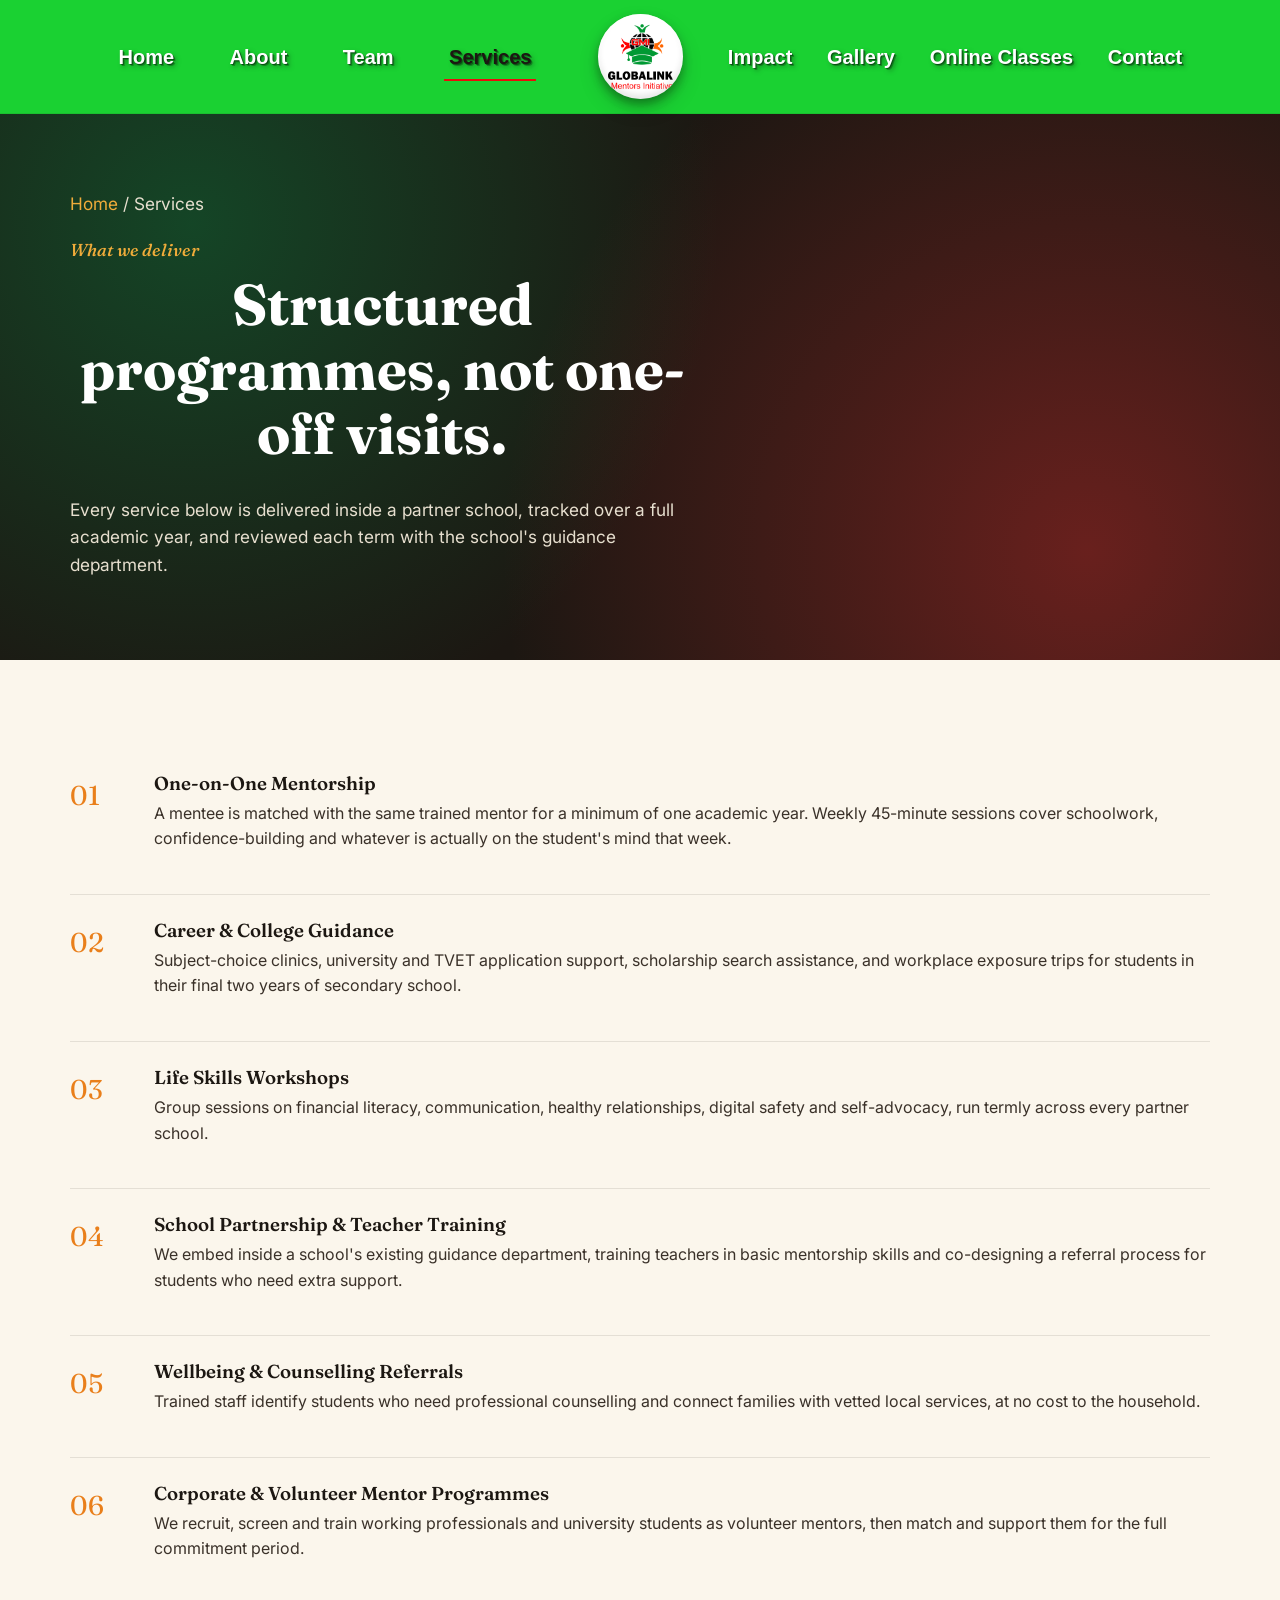
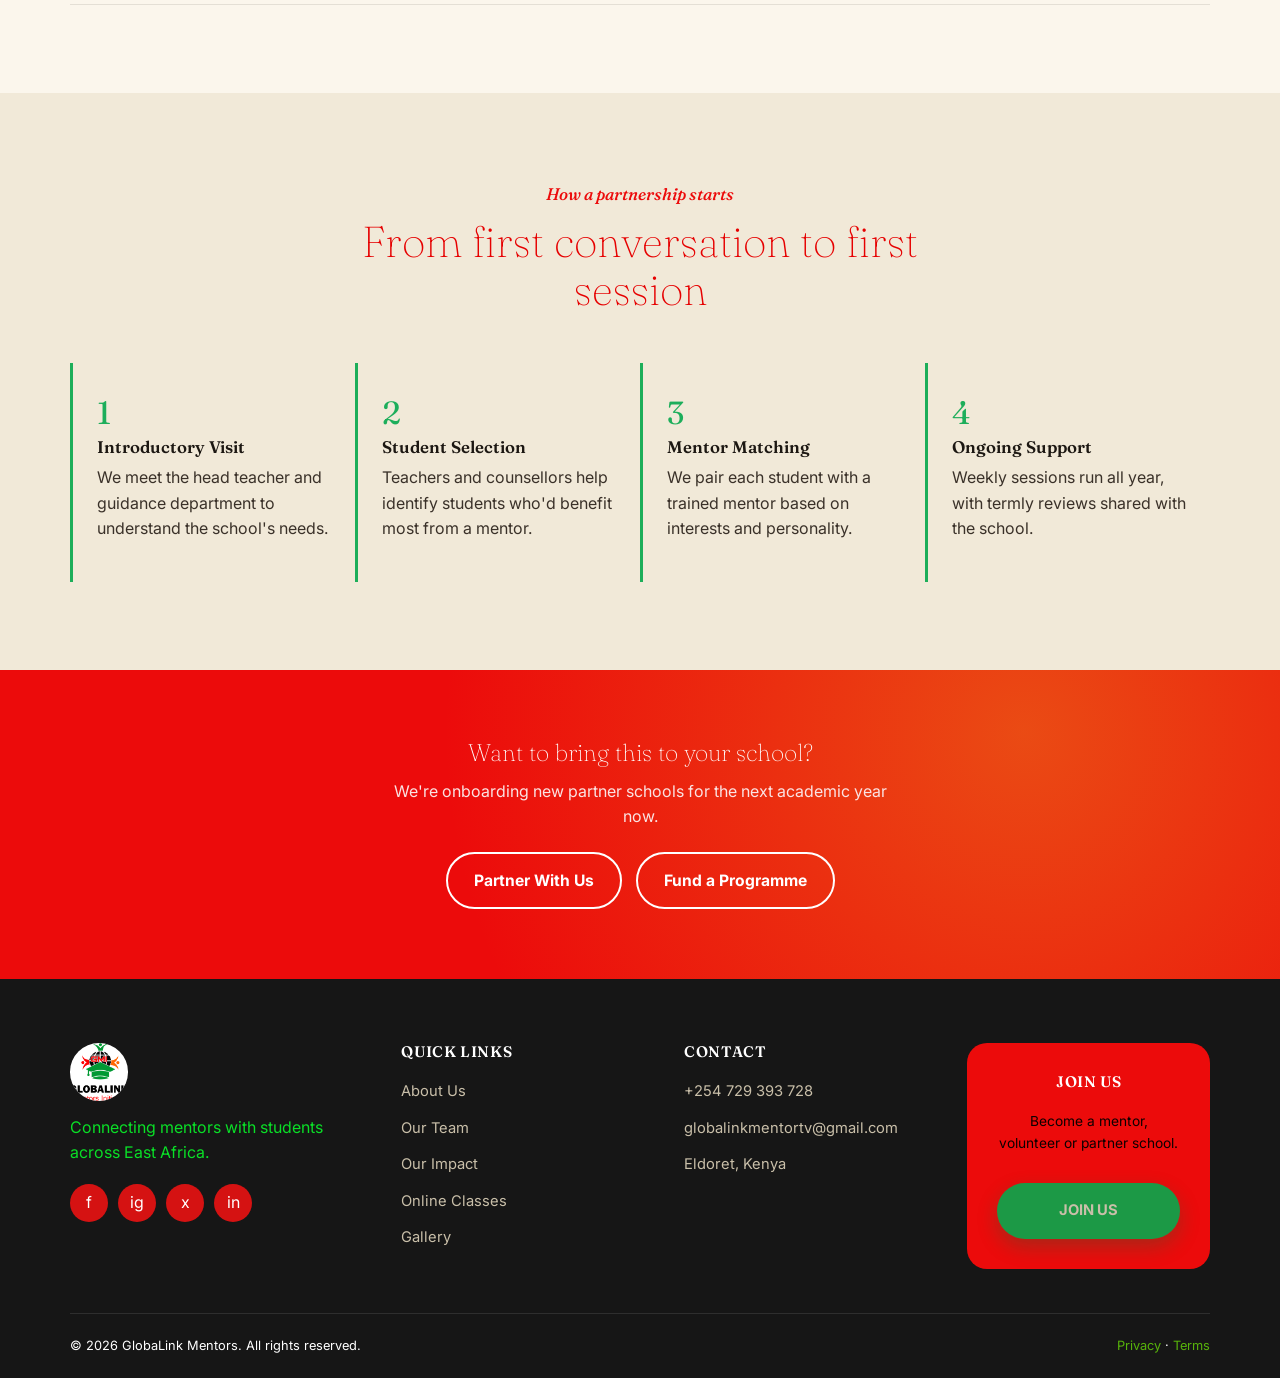
<file: services.html>
<!DOCTYPE html>
<html lang="en">
<head>
<meta charset="UTF-8">
<meta name="viewport" content="width=device-width, initial-scale=1.0">
<title>Our Services — GlobaLink Mentors</title>
<meta name="description" content="Explore GlobaLink Mentors' programmes: one-on-one mentorship, career guidance, life skills, school partnerships and more.">
<link rel="stylesheet" href="css/style.css">
<link rel="stylesheet" href="css/styles.css">
</head>
<body>

<header class="site-header">
  <nav class="nav">
    <button class="nav-toggle" aria-label="Toggle menu" aria-expanded="false"><span></span></button>
    <ul class="nav-links">
      <li><a href="index.html">Home</a></li>
      <li><a href="about.html">About</a></li>
      <li><a href="team.html">Team</a></li>
      <li><a href="services.html" aria-current="page">Services</a></li>
    </ul>
    <a href="index.html" class="brand">
    <div class="logo-circle">
        <img src="images/logo.png" alt="GlobaLink Mentors logo" class="brand-logo">
    </div>

</a>
    <ul class="nav-links">
      <li><a href="impact.html">Impact</a></li>
      <li><a href="gallery.html">Gallery</a></li>
      <li><a href="online classes.html">Online Classes</a></li>
      <li><a href="contact.html">Contact</a></li>
    </ul>
  </nav>
</header>

<section class="page-hero">
  <div class="container">
    <p class="breadcrumb"><a href="index.html">Home</a> / Services</p>
    <p class="kicker">What we deliver</p>
    <h1>Structured programmes, not one-off visits.</h1>
    <p>Every service below is delivered inside a partner school, tracked over a full academic year, and reviewed each term with the school's guidance department.</p>
  </div>
</section>

<section>
  <div class="container">
    <div class="service-row">
      <div class="num">01</div>
      <div>
        <h3>One-on-One Mentorship</h3>
        <p>A mentee is matched with the same trained mentor for a minimum of one academic year. Weekly 45-minute sessions cover schoolwork, confidence-building and whatever is actually on the student's mind that week.</p>
      </div>
    </div>
    <div class="service-row">
      <div class="num">02</div>
      <div>
        <h3>Career &amp; College Guidance</h3>
        <p>Subject-choice clinics, university and TVET application support, scholarship search assistance, and workplace exposure trips for students in their final two years of secondary school.</p>
      </div>
    </div>
    <div class="service-row">
      <div class="num">03</div>
      <div>
        <h3>Life Skills Workshops</h3>
        <p>Group sessions on financial literacy, communication, healthy relationships, digital safety and self-advocacy, run termly across every partner school.</p>
      </div>
    </div>
    <div class="service-row">
      <div class="num">04</div>
      <div>
        <h3>School Partnership &amp; Teacher Training</h3>
        <p>We embed inside a school's existing guidance department, training teachers in basic mentorship skills and co-designing a referral process for students who need extra support.</p>
      </div>
    </div>
    <div class="service-row">
      <div class="num">05</div>
      <div>
        <h3>Wellbeing &amp; Counselling Referrals</h3>
        <p>Trained staff identify students who need professional counselling and connect families with vetted local services, at no cost to the household.</p>
      </div>
    </div>
    <div class="service-row">
      <div class="num">06</div>
      <div>
        <h3>Corporate &amp; Volunteer Mentor Programmes</h3>
        <p>We recruit, screen and train working professionals and university students as volunteer mentors, then match and support them for the full commitment period.</p>
      </div>
    </div>
  </div>
</section>

<section class="alt-bg">
  <div class="container">
    <div class="section-head center">
      <p class="kicker red">How a partnership starts</p>
      <h2>From first conversation to first session</h2>
    </div>
    <div class="process-strip">
      <div class="process-step">
        <div class="step-no">1</div>
        <h3 style="font-size:1.05rem;">Introductory Visit</h3>
        <p>We meet the head teacher and guidance department to understand the school's needs.</p>
      </div>
      <div class="process-step">
        <div class="step-no">2</div>
        <h3 style="font-size:1.05rem;">Student Selection</h3>
        <p>Teachers and counsellors help identify students who'd benefit most from a mentor.</p>
      </div>
      <div class="process-step">
        <div class="step-no">3</div>
        <h3 style="font-size:1.05rem;">Mentor Matching</h3>
        <p>We pair each student with a trained mentor based on interests and personality.</p>
      </div>
      <div class="process-step">
        <div class="step-no">4</div>
        <h3 style="font-size:1.05rem;">Ongoing Support</h3>
        <p>Weekly sessions run all year, with termly reviews shared with the school.</p>
      </div>
    </div>
  </div>
</section>

<section class="cta-band">
  <div class="container">
    <h2>Want to bring this to your school?</h2>
    <p>We're onboarding new partner schools for the next academic year now.</p>
    <div class="cta-actions">
      <a href="contact.html" class="btn btn-outline on-dark">Partner With Us</a>
      <a href="donate.html" class="btn btn-outline on-dark">Fund a Programme</a>
    </div>
  </div>
</section>

<footer class="site-footer">
  <div class="container">
    <div class="footer-top">
      <div class="footer-brand">
        <a href="index.html" class="brand">
        <img src="images/logo.png" alt="GlobaLink Mentors logo" class="brand-logo">
        </a>
        <p>Connecting mentors with students across East Africa.</p>
        <div class="footer-social">
          <a href="https://www.facebook.com" aria-label="Facebook">f</a>
          <a href="https://www.Instagram.com" aria-label="Instagram">ig</a>
          <a href="https://www.Twitter.com" aria-label="X / Twitter">x</a>
          <a href="https://www.LinkedIn.com" aria-label="LinkedIn">in</a>
        </div>
      </div>
      <div class="footer-col">
        <h4>Quick Links</h4>
        <ul>
          <li><a href="about.html">About Us</a></li>
          <li><a href="team.html">Our Team</a></li>
          <li><a href="impact.html">Our Impact</a></li>
          <li><a href="online classes.html">Online Classes</a></li>
          <li><a href="gallery.html">Gallery</a></li>
        </ul>
      </div>
      <div class="footer-col">
        <h4>Contact</h4>
        <ul>
          <li><a href="https://wa.me/254729393728">+254 729 393 728</a></li>
          <li><a href="mailto:globalinkmentortv@gmail.com">globalinkmentortv@gmail.com</a></li>
          <li><a href="contact.html">Eldoret, Kenya</a></li>
        </ul>
      </div>
      <div class="footer-col">
        <div class="footer-join">
          <h4>JOIN US</h4>
          <p>Become a mentor, volunteer or partner school.</p>
          <a href="contact.html" class="btn btn-primary btn-block">JOIN US</a>
        </div>
      </div>
    </div>
    <div class="footer-bottom">
      <span>&copy; <span data-year></span> GlobaLink Mentors. All rights reserved.</span>
      <span><a href="contact.html">Privacy</a> &middot; <a href="contact.html">Terms</a></span>
    </div>
  </div>
</footer>

<script src="js/script.js"></script>
</body>
</html>
</file>
<file: css/style.css>
/* =========================================================
   GLOBALINK MENTORS — Stylesheet
   Palette: forest green (growth) / warm red (energy) /
   marigold orange (warmth) / ink black / warm paper white
   Type: Fraunces (display, warm serif) + Inter (body)
   ========================================================= */

@import url('https://fonts.googleapis.com/css2?family=Fraunces:ital,opsz,wght@0,9..144,400;0,9..144,500;0,9..144,600;0,9..144,700;0,9..144,900;1,9..144,500&family=Inter:wght@400;500;600;700;800&display=swap');

:root{
  /* core palette */
  --ink:        #1C1712;
  --ink-soft:   #3A3129;
  --paper:      #FBF6EC;
  --paper-dim:  #F1E9D8;
  --green:      #07a84de7;
  --green-dark: #084F27;
  --green-tint: #E4EFE2;
  --red:        #ec0b0b;
  --red-dark:   #8F1D1D;
  --orange:     #E97F1B;
  --gold:       #F0AC3A;
  --white:      #FFFFFF;

  /* type */
  --font-display: 'Fraunces', serif;
  --font-body: 'Inter', sans-serif;

  /* layout */
  --max: 1180px;
  --radius: 6px;
  --shadow: 0 12px 30px rgba(28, 23, 18, 0.10);
}
.brand {
    display: flex;
    align-items: center;
    text-decoration: none;
    gap: 15px;
}

.logo-circle {
    width: 85px;
    height: 85px;
    min-width: 85px;
    background: #ffffff;
    border-radius: 50%;

    display: flex;
    align-items: center;
    justify-content: center;

    /* 3D effect */
    box-shadow:
        0 5px 10px rgba(0, 0, 0, 0.30),
        0 10px 20px rgba(0, 0, 0, 0.18),
        inset 0 3px 5px rgba(255, 255, 255, 0.9),
        inset 0 -4px 6px rgba(0, 0, 0, 0.10);

    overflow: hidden;
}

.brand-logo {
    width: 65px;
    height: 65px;
    display: block;
    object-fit: contain;
}

.brand-word {
    font-size: 24px;
    font-weight: 700;
    color: #ffffff;
    white-space: nowrap;
}

.brand-word span {
    color: #0E6B37;
}



*,*::before,*::after{ box-sizing:border-box; }
html{ scroll-behavior:smooth; }
body{
  margin:0;
  font-family:var(--font-body);
  color:var(--ink);
  background:var(--paper);
  line-height:1.6;
  -webkit-font-smoothing:antialiased;
}
img{ max-width:100%; display:block; }
a{ color:inherit; text-decoration:none; }
ul{ margin:0; padding:0; list-style:none; }
h1,h2,h3,h4{
  font-family:var(--font-display);
  font-weight:600;
  line-height:1.12;
  margin:0 0 0.5em;
  color:var(--ink);
}
p{ margin:0 0 1em; color:var(--ink-soft); }
.container{ max-width:var(--max); margin:0 auto; padding:0 28px; }
section{ padding:88px 0; }
:focus-visible{ outline:3px solid var(--orange); outline-offset:3px; }

@media (prefers-reduced-motion: reduce){
  *{ animation-duration:0.001ms !important; animation-iteration-count:1 !important; transition-duration:0.001ms !important; scroll-behavior:auto !important; }
}
@media screen and (max-width: 768px) {
  body {
    font-size: 14px;
  }
  .column {
    width: 100%; /* Stacks columns vertically on phones */
  }
}
/* ---------- eyebrow / kicker ---------- */
.kicker{
  font-family:var(--font-display);
  font-style:italic;
  font-weight:500;
  font-size:1.05rem;
  color:var(--green);
  margin:0 0 10px;
}
.kicker.on-dark{ color:var(--gold); }
.kicker.red{ color:var(--red); }

.section-head{ max-width:640px; margin-bottom:48px; }
.section-head.center{ margin-left:auto; margin-right:auto; text-align:center; }
.section-head h2{ font-size:clamp(1.9rem, 3.4vw, 2.7rem); }

/* ---------- buttons ---------- */
.btn{
  display:inline-flex; align-items:center; gap:8px;
  font-family:var(--font-body); font-weight:700; font-size:0.98rem;
  padding:14px 26px; border-radius:999px; border:2px solid transparent;
  cursor:pointer; transition:transform .15s ease, box-shadow .15s ease, background .15s ease, color .15s ease;
  white-space:nowrap;
}
.btn:hover{ transform:translateY(-2px); }
.btn-primary{ background:var(--green); color:var(--white); box-shadow:0 8px 20px rgba(14,107,55,0.30); }
.btn-primary:hover{ background:var(--green-dark); }
.btn-red{ background:var(--red); color:var(--white); box-shadow:0 8px 20px rgba(198,43,43,0.30); }
.btn-red:hover{ background:var(--red-dark); }
.btn-outline{ background:transparent; border-color:var(--ink); color:var(--ink); }
.btn-outline:hover{ background:var(--ink); color:var(--paper); }
.btn-outline.on-dark{ border-color:var(--white); color:var(--white); }
.btn-outline.on-dark:hover{ background:var(--white); color:var(--ink); }
.btn-ghost{ background:transparent; color:var(--green); padding:8px 4px; }
.btn-ghost:hover{ color:var(--green-dark); }
.btn-block{ width:100%; justify-content:center; }
.btn[disabled]{ opacity:.55; cursor:not-allowed; transform:none; }

/* =========================================================
   HEADER / NAV  — logo sits between Services and Impact
   ========================================================= */
.site-header{
  position:sticky; top:0; z-index:1000;
  background:#07ce22eb;
  backdrop-filter:blur(8px);
  border-bottom:1px solid rgba(28,23,18,0.08);
}
.nav{
  max-width:var(--max); margin:0 auto; padding:14px 28px;
  display:flex; align-items:center; justify-content:center; gap:clamp(10px,2vw,30px);
}
.nav-links{ display:flex; align-items:center; gap:clamp(10px,2vw,26px); flex-wrap:wrap; }
.nav-links a{
  font-weight:600; font-size:0.95rem; color:var(--white);
  font-size: larger;
  padding:8px 2px; position:relative;
}
.nav-links a {
    font-weight: 700;
    font-size: 1.1rem;
    color: var(--white);
    padding: 8px 6px;
    position: relative;

    /* 3D text effect */
    text-shadow:
        1px 1px 0 rgba(0, 0, 0, 0.35),
        2px 2px 0 rgba(0, 0, 0, 0.25),
        3px 3px 5px rgba(0, 0, 0, 0.35);

    transition: all 0.3s ease;
}

/* 3D effect when hovering */
.nav-links a:hover {
    transform: translateY(-3px);
    text-shadow:
        1px 1px 0 rgba(0, 0, 0, 0.4),
        2px 2px 0 rgba(0, 0, 0, 0.3),
        4px 5px 8px rgba(0, 0, 0, 0.4);

    color: #ffffff;
}
.nav-links a::after{
  content:''; position:absolute; left:0; right:0; bottom:2px; height:2px;
  background:var(--red); transform:scaleX(0); transform-origin:left; transition:transform .2s ease;
}
.nav-links a:hover, .nav-links a[aria-current="page"]{ color:var(--ink); }
.nav-links a:hover::after, .nav-links a[aria-current="page"]::after{ transform:scaleX(1); }

.brand{ display:flex; align-items:center; gap:10px; flex-shrink:0; }
.brand svg{ height:44px; width:44px; }
.brand-word{ font-family:var(--font-display); font-weight:700; font-size:1.02rem; line-height:1.1; color:var(--ink); }
.brand-word span{ display:block; font-family:var(--font-body); font-weight:600; font-size:0.62rem; letter-spacing:0.08em; color:var(--red); text-transform:uppercase; }

.nav-cta{ flex-shrink:0; }
.nav-toggle{
  display:none; background:none; border:2px solid var(--ink); border-radius:8px;
  width:42px; height:38px; cursor:pointer; padding:0; position:relative;
}
.nav-toggle span, .nav-toggle span::before, .nav-toggle span::after{
  content:''; display:block; position:absolute; left:9px; right:9px; height:2px; background:var(--ink);
}
.nav-toggle span{ top:18px; }
.nav-toggle span::before{ top:-7px; }
.nav-toggle span::after{ top:7px; }

@media (max-width: 940px){
  .nav{ justify-content:space-between; flex-wrap:wrap; }
  .nav-toggle{ display:block; order:2; }
  .brand{ order:1; }
  .nav-cta{ order:3; display:none; }
  .nav-links{
    order:4; width:100%; max-height:0; overflow:hidden; flex-direction:column; gap:0;
    transition:max-height .3s ease;
  }
  .nav-links.open{ max-height:520px; padding-top:12px; }
  .nav-links a{ width:100%; padding:12px 4px; border-bottom:1px solid rgba(28,23,18,0.06); }
  .nav.mobile-open .nav-cta{ display:block; order:5; width:100%; text-align:center; margin-top:10px; }
  .nav.mobile-open .nav-cta .btn{ width:100%; justify-content:center; }
}

.navbar {
    width: 100%;
    display: flex;
    align-items: center;
    justify-content: space-between;
    padding: 0 5%;
    box-sizing: border-box;
}

.nav-links {
    display: flex;
    gap: 8px; /* reduce space between links */
}

.nav-links a {
    font-weight: 700;
    font-size: 1.25rem; /* bigger font */
    color: var(--white);
    padding: 8px 6px;
    position: relative;
    display: inline-block;

    /* 3D effect */
    text-shadow:
        1px 1px 0 rgba(0, 0, 0, 0.4),
        2px 2px 0 rgba(0, 0, 0, 0.25),
        3px 3px 5px rgba(0, 0, 0, 0.35);

    transition: all 0.3s ease;
}
.navbar {
    width: 100%;
    height: 98px;
    background: #20a900;
}

.nav-container {
    width: 100%;
    height: 100%;
    display: flex;
    align-items: center;
    padding: 0 5.5%;
}

/* Logo */
.logo {
    flex-shrink: 0;
    margin-right: 35px;
}

.logo img {
    width: 86px;
    height: 86px;
    object-fit: contain;
}

/* Navigation */
.nav-links {
    flex: 1;
    display: flex;
    align-items: center;
    justify-content: space-evenly;
    gap: 10px;
}

.nav-links a {
    color: white;
    text-decoration: none;
    font-family: Arial, sans-serif;
    font-size: 20px;
    font-weight: 700;
    white-space: nowrap;
    padding: 10px 5px;
}

/* Active page */
.nav-links a.active {
    border-bottom: 2px solid red;
}

/* Donate button */
.nav-links .donate-btn {
    background: #f10d0d;
    padding: 17px 30px;
    border-radius: 35px;
    margin-left: 10px;
}

.nav-links a:hover {
    transform: translateY(-3px);

    text-shadow:
        1px 1px 0 rgba(0, 0, 0, 0.5),
        2px 2px 0 rgba(0, 0, 0, 0.3),
        4px 5px 8px rgba(0, 0, 0, 0.4);
}
/* =========================================================
   PAGE HERO (interior pages)
   ========================================================= */
.page-hero{
  background:var(--ink);
  background-image:
    radial-gradient(circle at 15% 20%, rgba(14,107,55,0.55), transparent 45%),
    radial-gradient(circle at 85% 80%, rgba(198,43,43,0.45), transparent 50%);
  color:var(--paper);
  padding:76px 0 64px;
  position:relative;
  overflow:hidden;
}
.page-hero .container{ position:relative; z-index:2; }
.page-hero .kicker{ color:var(--gold); }
.page-hero h1{ color:var(--white); font-size:clamp(2.3rem,5vw,3.6rem); max-width:16ch; }
.page-hero p{ color:#E7DFCF; max-width:56ch; font-size:1.08rem; }
.breadcrumb{ font-size:0.85rem; color:#C9BFA9; margin-bottom:18px; }
.breadcrumb a{ color:var(--gold); }

/* =========================================================
   HOME — HERO
   ========================================================= */
.hero{
  background:var(--ink); 
  color:var(--paper);
  position:relative;
  overflow:hidden;
  padding:70px 0 0;
  background-image: url('../images/b3.jpg');
  background-size: cover;
  
}
.hero::before{
  content:'';
  position:absolute; inset:0;
  
  pointer-events:none;
}

.hero-grid{
  position:relative; z-index:2;
  display:grid; grid-template-columns:1.05fr 0.95fr; gap:56px; align-items:center;
  padding-bottom:56px;


}

  
.hero-copy .kicker{ color:var(--gold); }
.hero-copy h1{ color:var(--white); font-size:clamp(2.5rem,5.2vw,3.9rem); max-width:14ch; }
.hero-copy p{ color:#E7DFCF; font-size:1.12rem; max-width:48ch; }
.hero-actions{ display:flex; gap:14px; flex-wrap:wrap; margin-top:28px; }
.hero-stats{ display:flex; gap:34px; margin-top:44px; flex-wrap:wrap; }
.hero-stats div strong{ display:block; font-family:var(--font-display); font-size:1.9rem; color:var(--gold); }
.hero-stats div span{ font-size:0.82rem; color:#C9BFA9; text-transform:uppercase; letter-spacing:0.04em; }

/* --- Home hero image slider (3 rotating images) --- */
.slider{
  position:relative; border-radius:18px; overflow:hidden; aspect-ratio:4/5;
  box-shadow:0 30px 60px rgba(0,0,0,0.45);
  border:6px solid rgba(251,246,236,0.08);
}
.slide{
  position:absolute; inset:0; opacity:0; transition:opacity 1.1s ease;
}
.slide.is-active{ opacity:1; }
.slide img{ width:100%; height:100%; object-fit:cover; }
.slide-caption{
  position:absolute; left:0; right:0; bottom:0;
  padding:26px 24px 20px;
  background:linear-gradient(0deg, rgba(0,0,0,0.75), transparent);
  color:var(--white);
}
.slide-caption .tag{ display:inline-block; background:var(--red); color:var(--white); font-size:0.7rem; font-weight:700; text-transform:uppercase; letter-spacing:0.06em; padding:4px 10px; border-radius:999px; margin-bottom:8px; }
.slide-caption h3{ color:var(--white); margin:0; font-size:1.3rem; }
.slider-dots{
  position:absolute; top:18px; right:18px; z-index:5; display:flex; gap:8px;
}
.slider-dots button{
  width:9px; height:9px; border-radius:50%; border:2px solid rgba(255,255,255,0.7);
  background:transparent; padding:0; cursor:pointer;
}
.slider-dots button.is-active{ background:var(--gold); border-color:var(--gold); }
.slider-arrows{ position:absolute; inset:0; display:flex; align-items:center; justify-content:space-between; padding:0 12px; pointer-events:none; }
.slider-arrows button{
  pointer-events:all; width:38px; height:38px; border-radius:50%; border:none;
  background:rgba(28,23,18,0.55); color:var(--white); font-size:1.1rem; cursor:pointer;
  display:flex; align-items:center; justify-content:center; transition:background .2s ease;
}
.slider-arrows button:hover{ background:var(--red); }

/* =========================================================
   MARQUEE / TICKER (used for home strip + partners)
   ========================================================= */
.marquee-band{ background:var(--red); color:var(--white); overflow:hidden; padding:14px 0; }
.marquee-band .marquee-track{ display:flex; gap:48px; width:max-content; animation:marquee 26s linear infinite; }
.marquee-band .marquee-track span{ font-family:var(--font-display); font-style:italic; font-size:1.05rem; white-space:nowrap; opacity:0.95; }
@keyframes marquee{ from{ transform:translateX(0);} to{ transform:translateX(-50%);} }
h2{
  text-align: center;
  font-weight: 100;

}
h1{
  text-align: center;
  font-weight: 100;
  font-weight: bold;

}
.cta-band{
  padding: auto;
}
/* =========================================================
   COUNTERS
   ========================================================= */
.counters{ background:var(--green); color:var(--white); position:relative; overflow:hidden; }
.counters::before{
  content:''; position:absolute; inset:0;
  background:linear-gradient(120deg, rgba(14,107,55,0.5), rgba(198,43,43,0.35));
  opacity:0.5;
}
.counters .container{ position:relative; z-index:2; }
.counter-grid{ display:grid; grid-template-columns:repeat(3,1fr); gap:32px; text-align:center; }
.counter-card{ padding:20px; border-left:1px solid rgba(255,255,255,0.15); }
.counter-card:first-child{ border-left:none; }
.counter-num{ font-family:var(--font-display); font-size:clamp(2.4rem,5vw,3.6rem); color:var(--gold); display:flex; justify-content:center; gap:4px; }
.counter-label{ text-transform:uppercase; letter-spacing:0.06em; font-size:0.82rem; color:#E7DFCF; margin-top:6px; }
@media (max-width:760px){
  .counter-grid{ grid-template-columns:1fr; gap:20px; }
  .counter-card{ border-left:none; border-top:1px solid rgba(255,255,255,0.15); padding-top:24px; }
  .counter-card:first-child{ border-top:none; }
}

/* =========================================================
   CARD GRIDS (services / values / etc.)
   ========================================================= */
.grid-3{ display:grid; grid-template-columns:repeat(3,1fr); gap:26px; }
.grid-2{ display:grid; grid-template-columns:repeat(2,1fr); gap:26px; }
.grid-4{ display:grid; grid-template-columns:repeat(4,1fr); gap:24px; }
@media (max-width:920px){ .grid-3, .grid-4{ grid-template-columns:repeat(2,1fr); } }
@media (max-width:600px){ .grid-3, .grid-4, .grid-2{ grid-template-columns:1fr; } }

.card {
  background:var(--orange); border-radius:var(--radius); padding:30px 26px;
  box-shadow:var(--shadow); border-top:4px solid var(--green);
  transition:transform .2s ease, box-shadow .2s ease;
}
.card:hover{ transform:translateY(-5px); box-shadow:0 20px 40px rgba(28,23,18,0.14); }
.card:nth-child(3n+2){ border-top-color:var(--red); }
.card:nth-child(3n+3){ border-top-color:var(--orange); }
.card .icon{
  width:52px; height:52px; border-radius:50%; display:flex; align-items:center; justify-content:center;
  background:var(--green-tint); color:var(--green); margin-bottom:16px; font-size:1.4rem;
}
.card h3{ font-size:1.2rem; }

.alt-bg{ background:var(--paper-dim); }
.dark-bg{ background:var(--ink); color:var(--paper); }
.dark-bg h2, .dark-bg h3{ color:var(--white); }
.dark-bg p{ color:#DDD3BE; }

/* =========================================================
   ABOUT
   ========================================================= */
.split{ display:grid; grid-template-columns:1fr 1fr; gap:60px; align-items:center; }
.split.reverse .split-media{ order:2; }
.split-media img{ border-radius:14px; box-shadow:var(--shadow); }
.stat-strip{ display:flex; gap:30px; margin-top:26px; flex-wrap:wrap; }
.stat-strip div strong{ font-family:var(--font-display); font-size:1.8rem; color:var(--red); display:block; }
.stat-strip div span{ font-size:0.8rem; text-transform:uppercase; color:var(--ink-soft); }


.values-grid{ display:grid; grid-template-columns:repeat(4,1fr); gap:22px; }
@media (max-width:920px){ .values-grid{ grid-template-columns:repeat(2,1fr); } .split{ grid-template-columns:1fr; } .split.reverse .split-media{ order:0; } }
@media (max-width:560px){ .values-grid{ grid-template-columns:1fr; } }
.value-card{ text-align:left; padding:24px 20px; border-radius:10px; background:var(--orange); box-shadow:var(--shadow); }
.value-card .num{ font-family:var(--font-display); font-size:1.6rem; color:var(--white); }

.timeline{ position:relative; padding-left:30px; border-left:3px solid var(--green-tint); }
.timeline-item{ position:relative; padding-bottom:36px; }
.timeline-item::before{
  content:''; position:absolute; left:-38px; top:4px; width:14px; height:14px; border-radius:50%;
  background:var(--green); border:3px solid var(--paper);
}
.timeline-item .year{ font-family:var(--font-display); color:var(--red); font-weight:600; }
h2{
  text-align: center;
  font-weight: 100;
  color: hsl(0, 100%, 45%);
}
/* =========================================================
   TEAM
   ========================================================= */
.team-filter{ display:flex; gap:10px; flex-wrap:wrap; margin-bottom:36px; }
.team-filter button{
  border:2px solid var(--ink); background:transparent; padding:9px 18px; border-radius:999px;
  font-weight:600; cursor:pointer; font-size:0.85rem; color:var(--ink);
}
.team-filter button.is-active{ background:var(--ink); color:var(--paper); }

.team-grid{ display:grid; grid-template-columns:repeat(5,1fr); gap:22px; }
@media (max-width:1100px){ .team-grid{ grid-template-columns:repeat(3,1fr); } }
@media (max-width:700px){ .team-grid{ grid-template-columns:repeat(2,1fr); } }
@media (max-width:460px){ .team-grid{ grid-template-columns:1fr; } }

.team-card{
  background:var(--white); border-radius:12px; overflow:hidden; box-shadow:var(--shadow);
  cursor:pointer; border-bottom:4px solid var(--green); transition:transform .2s ease;
}
.team-card:nth-child(3n+2){ border-bottom-color:var(--red); }
.team-card:nth-child(3n+3){ border-bottom-color:var(--orange); }
.team-card:hover{ transform:translateY(-6px); }
.team-photo{ aspect-ratio:1/1; overflow:hidden; background:var(--green-tint); }
.team-photo img{ width:100%; height:100%; object-fit:cover; }
.team-info{ padding:16px 16px 18px; }
.team-info h3{ font-size:1.02rem; margin-bottom:2px; }
.team-role{ color:var(--red); font-weight:700; font-size:0.78rem; text-transform:uppercase; letter-spacing:0.03em; margin-bottom:8px; display:block; }
.team-bio{ font-size:0.86rem; color:var(--ink-soft); margin-bottom:0; display:-webkit-box; -webkit-line-clamp:3; -webkit-box-orient:vertical; overflow:hidden; }
.team-more{ font-size:0.8rem; font-weight:700; color:var(--green); margin-top:8px; display:inline-block; }

/* team modal */
.modal-overlay{
  position:fixed; inset:0; background:rgba(28,23,18,0.72); backdrop-filter:blur(3px);
  display:none; align-items:center; justify-content:center; z-index:2000; padding:20px;
}
.modal-overlay.is-open{ display:flex; }
.modal-box{
  background:var(--paper); max-width:560px; width:100%; border-radius:14px; overflow:hidden;
  box-shadow:0 30px 60px rgba(0,0,0,0.4); position:relative; max-height:88vh; overflow-y:auto;
}
.modal-close{
  position:absolute; top:14px; right:14px; width:36px; height:36px; border-radius:50%;
  background:var(--white); border:none; font-size:1.1rem; cursor:pointer; z-index:3;
}
.modal-photo{ aspect-ratio:16/9; overflow:hidden; }
.modal-photo img{ width:100%; height:100%; object-fit:cover; }
.modal-body{ padding:26px 28px 30px; }
.modal-body .team-role{ margin-bottom:12px; }

/* =========================================================
   SERVICES
   ========================================================= */
.service-row{
  display:grid; grid-template-columns:64px 1fr; gap:20px; padding:26px 0; border-bottom:1px solid rgba(28,23,18,0.1);
}
.service-row .num{ font-family:var(--font-display); font-size:1.7rem; color:var(--orange); }
.service-row h3{ margin-bottom:6px; }
.process-strip{ display:grid; grid-template-columns:repeat(4,1fr); gap:0; }
@media (max-width:800px){ .process-strip{ grid-template-columns:repeat(2,1fr); } }
.process-step{ padding:24px; border-left:3px solid var(--green); position:relative; }
.process-step .step-no{ font-family:var(--font-display); font-size:2rem; color:var(--green); }

/* =========================================================
   IMPACT
   ========================================================= */
.impact-highlight{ display:grid; grid-template-columns:repeat(3,1fr); gap:24px; }
@media (max-width:800px){ .impact-highlight{ grid-template-columns:1fr; } }
.impact-card{ background:var(--white); border-radius:12px; padding:28px; box-shadow:var(--shadow); }
.impact-card .big{ font-family:var(--font-display); font-size:2.6rem; color:var(--green); }

.testimonial{
  background:var(--white); border-radius:14px; padding:34px; box-shadow:var(--shadow);
  border-left:5px solid var(--red); position:relative;
}
.testimonial p{ font-family:var(--font-display); font-style:italic; font-size:1.15rem; color:var(--ink); }
.testimonial .who{ font-weight:700; color:var(--ink); font-style:normal; font-family:var(--font-body); }
.testimonial .who span{ display:block; font-weight:400; font-size:0.82rem; color:var(--ink-soft); }

.region-bar{ display:flex; align-items:center; gap:14px; margin-bottom:16px; }
.region-bar .label{ width:150px; font-weight:600; font-size:0.9rem; flex-shrink:0; }
.region-bar .track{ flex:1; height:12px; background:var(--paper-dim); border-radius:999px; overflow:hidden; }
.region-bar .fill{ height:100%; border-radius:999px; background:linear-gradient(90deg, var(--green), var(--gold)); }
.region-bar .pct{ width:44px; text-align:right; font-weight:700; font-size:0.86rem; flex-shrink:0; }

/* =========================================================
   GALLERY
   ========================================================= */
.gallery-filter{ display:flex; gap:10px; flex-wrap:wrap; margin-bottom:30px; }
.gallery-grid{ display:grid; grid-template-columns:repeat(4,1fr); gap:16px; grid-auto-flow:dense; }
@media (max-width:900px){ .gallery-grid{ grid-template-columns:repeat(2,1fr); } }
@media (max-width:520px){ .gallery-grid{ grid-template-columns:1fr; } }
.gallery-item{ border-radius:10px; overflow:hidden; cursor:pointer; position:relative; box-shadow:var(--shadow); }
.gallery-item.tall{ grid-row:span 2; }
.gallery-item img{ width:100%; height:100%; object-fit:cover; transition:transform .4s ease; aspect-ratio:1/1; }
.gallery-item.tall img{ aspect-ratio:1/2.05; }
.gallery-item:hover img{ transform:scale(1.06); }
.gallery-item .cap{
  position:absolute; left:0; right:0; bottom:0; padding:12px 14px; color:var(--white); font-size:0.85rem; font-weight:600;
  background:linear-gradient(0deg, rgba(0,0,0,0.75), transparent);
}
.lightbox{
  position:fixed; inset:0; background:rgba(10,8,6,0.92); z-index:2000; display:none;
  align-items:center; justify-content:center; padding:30px;
}
.lightbox.is-open{ display:flex; }
.lightbox img{ max-width:min(900px,92vw); max-height:82vh; border-radius:8px; }
.lightbox-close, .lightbox-prev, .lightbox-next{
  position:absolute; background:rgba(255,255,255,0.12); border:none; color:var(--white); cursor:pointer;
  border-radius:50%; width:44px; height:44px; font-size:1.2rem; display:flex; align-items:center; justify-content:center;
}
.lightbox-close{ top:22px; right:22px; }
.lightbox-prev{ left:22px; top:50%; transform:translateY(-50%); }
.lightbox-next{ right:22px; top:50%; transform:translateY(-50%); }

/* =========================================================
   DONATE
   ========================================================= */
.donate-wrap{ display:grid; grid-template-columns:1.15fr 0.85fr; gap:44px; align-items:flex-start; }
@media (max-width:900px){ .donate-wrap{ grid-template-columns:1fr; } }
.donate-card{ background:var(--white); border-radius:16px; box-shadow:var(--shadow); padding:34px; }
.donate-tabs{ display:flex; gap:10px; margin-bottom:26px; }
.donate-tabs button{
  flex:1; padding:12px; border-radius:10px; border:2px solid var(--paper-dim); background:var(--paper-dim);
  font-weight:700; cursor:pointer; color:var(--ink-soft);
}
.donate-tabs button.is-active{ background:var(--green); border-color:var(--green); color:var(--white); }

.amount-grid{ display:grid; grid-template-columns:repeat(4,1fr); gap:12px; margin-bottom:18px; }
@media (max-width:500px){ .amount-grid{ grid-template-columns:repeat(2,1fr); } }
.amount-btn{
  padding:16px 8px; border-radius:10px; border:2px solid var(--paper-dim); background:var(--paper);
  font-family:var(--font-display); font-weight:600; font-size:1.05rem; cursor:pointer; text-align:center;
  color:var(--ink); transition:all .15s ease;
}
.amount-btn small{ display:block; font-family:var(--font-body); font-weight:600; font-size:0.65rem; color:var(--ink-soft); }
.amount-btn:hover{ border-color:var(--orange); }
.amount-btn.is-selected{ background:var(--green); border-color:var(--green); color:var(--white); }
.amount-btn.is-selected small{ color:#DCEEE1; }

.custom-amount{ display:flex; align-items:center; border:2px solid var(--paper-dim); border-radius:10px; overflow:hidden; margin-bottom:22px; }
.custom-amount span{ background:var(--paper-dim); padding:14px 16px; font-weight:700; color:var(--ink-soft); }
.custom-amount input{ border:none; padding:14px; flex:1; font-size:1rem; font-family:var(--font-body); background:transparent; color:var(--ink); }
.custom-amount input:focus{ outline:none; }

.field{ margin-bottom:16px; }
.field label{ display:block; font-weight:600; font-size:0.88rem; margin-bottom:6px; }
.field input, .field select, .field textarea{
  width:100%; padding:13px 14px; border-radius:8px; border:2px solid var(--paper-dim);
  font-family:var(--font-body); font-size:0.96rem; background:var(--paper); color:var(--ink);
}
.field input:focus, .field select:focus, .field textarea:focus{ outline:none; border-color:var(--green); }
.field-row{ display:grid; grid-template-columns:1fr 1fr; gap:14px; }
@media (max-width:480px){ .field-row{ grid-template-columns:1fr; } }

.mpesa-note{ display:flex; gap:12px; align-items:flex-start; background:var(--green-tint); border-radius:10px; padding:16px; margin:20px 0; font-size:0.86rem; color:var(--green-dark); }
.donate-status{ margin-top:16px; padding:14px 16px; border-radius:10px; font-size:0.9rem; display:none; }
.donate-status.show{ display:block; }
.donate-status.pending{ background:#FFF3D9; color:#7A5300; }
.donate-status.success{ background:var(--green-tint); color:var(--green-dark); }
.donate-status.error{ background:#FBE3E3; color:var(--red-dark); }

.donate-side .card{ margin-bottom:20px; }
.impact-list li{ display:flex; gap:12px; margin-bottom:14px; font-size:0.92rem; color:var(--ink-soft); }
.impact-list li strong{ color:var(--ink); }

/* =========================================================
   CONTACT
   ========================================================= */
.contact-wrap{ display:grid; grid-template-columns:0.85fr 1.15fr; gap:44px; }
@media (max-width:900px){ .contact-wrap{ grid-template-columns:1fr; } }
.contact-info li{ display:flex; gap:14px; padding:16px 0; border-bottom:1px solid rgba(28,23,18,0.08); }
.contact-info .ic{ width:42px; height:42px; border-radius:50%; background:var(--green-tint); color:var(--green); display:flex; align-items:center; justify-content:center; flex-shrink:0; }
.map-box{ border-radius:12px; overflow:hidden; box-shadow:var(--shadow); margin-top:24px; }
.map-box iframe{ width:100%; height:260px; border:0; display:block; }
.form-status{ margin-top:14px; font-size:0.9rem; color:var(--green); display:none; }
.form-status.show{ display:block; }
.faq-item{ border-bottom:1px solid rgba(28,23,18,0.1); padding:16px 0; }
.faq-item button{ width:100%; text-align:left; background:none; border:none; font-family:var(--font-display); font-size:1.05rem; padding:0; cursor:pointer; display:flex; justify-content:space-between; color:var(--ink); }
.faq-answer{ max-height:0; overflow:hidden; transition:max-height .25s ease; font-size:0.92rem; }
.faq-item.is-open .faq-answer{ max-height:200px; margin-top:10px; }
.faq-item .plus{ transition:transform .2s ease; color:var(--red); }
.faq-item.is-open .plus{ transform:rotate(45deg); }

/* =========================================================
   PARTNERS marquee
   ========================================================= */
.partners-strip{ background:var(--white); border-top:1px solid var(--paper-dim); border-bottom:1px solid var(--paper-dim); overflow:hidden; padding:34px 0; }
.partner-track{ display:flex; align-items:center; gap:64px; width:max-content; animation:marquee 30s linear infinite; }
.partner-track:hover{ animation-play-state:paused; }
.partner-logo{
  font-family:var(--font-display); font-weight:700; font-size:1.3rem; color:var(--green-dark);
  display:flex; align-items:center; gap:10px; white-space:nowrap; opacity:0.8;
}
.partner-logo .dot{ width:10px; height:10px; border-radius:50%; }

/* =========================================================
   CTA BAND
   ========================================================= */
.cta-band{
  background:var(--red);
  background-image:radial-gradient(circle at 80% 20%, rgba(233,127,27,0.55), transparent 55%);
  color:var(--white); text-align:center; padding:70px 0;
}
.cta-band h2{ color:var(--white); }
.cta-band p{ color:#FBE3E3; max-width:52ch; margin-left:auto; margin-right:auto; }
.cta-actions{ display:flex; gap:14px; justify-content:center; flex-wrap:wrap; margin-top:22px; }

/* =========================================================
   FOOTER
   ========================================================= */
.site-footer{ background:oklch(20.019% 0.00002 271.152);; color:var(--white); padding-top:64px; }
.footer-top{ display:grid; grid-template-columns:1.2fr 1fr 1fr 1fr; gap:40px; padding-bottom:44px; border-bottom:1px solid rgba(255,255,255,0.1); }
@media (max-width:900px){ .footer-top{ grid-template-columns:1fr 1fr; } }
@media (max-width:560px){ .footer-top{ grid-template-columns:1fr; } }
.footer-brand .brand-word{ color:var(--white); }
.footer-brand p{ color:#0adf27; margin-top:14px; max-width:32ch; }

.footer-brand img {
  width: 20%;
  height: 20%;
  object-fit: contain;
  border-radius: 50%;
  background: white;
  padding: 10x;
  padding-top: auto;
}
.footer-social{ display:flex; gap:10px; margin-top:18px; }
.footer-social a{
  width:38px; height:38px; border-radius:50%; background:hwb(0 7% 9% / 0.91); display:flex;
  align-items:center; justify-content:center; transition:background .2s ease;
}
.footer-social a:hover{ background:var(--green); }
.footer-col { min-width:0; box-sizing:border-box; }
.footer-col h4{ color:var(--white); font-size:0.95rem; text-transform:uppercase; letter-spacing:0.04em; margin-bottom:18px; }
.footer-col ul li{ margin-bottom:11px; }
.footer-col a{ color:#C9BFA9; font-size:0.92rem; }
.footer-col a:hover{ color:var(--gold); }
.footer-join{ background:var(--red); border-radius:12px; padding:22px; }
.footer-join h4{ color:var(--white); }
.footer-join p{ color:#DCEEE1; font-size:0.86rem; }
.footer-join .btn{ margin-top:4px; }
.footer-bottom{ padding:22px 0; display:flex; justify-content:space-between; flex-wrap:wrap; gap:10px; font-size:0.8rem; color:hsl(0, 100%, 100%); }
.footer-bottom a{ color:#57b30b; }
.footer-bottom p {}
.footer-bottom a:hover{ color:var(--gold); }

.footer-logo {
    width: 65px;
    height: 65px;
    display: block;
    object-fit: contain;
}

/* Join Us card */
.footer-join {
    width: 100%;
    max-width: 100%;
    padding: 30px;
    box-sizing: border-box;
    border-radius: 20px;
    background: linear-gradient(135deg, hsl(0, 100%, 45%),);
    overflow: hidden;
}

/* Heading */
.footer-join h4 {
    color: #fff;
    text-align: center;
    margin-top: 0;
    margin-bottom: 20px;
}

/* Description */
/* Join Us Description */
.footer-join p {
    color: hsl(0, 85%, 3%);
    line-height: 1.6;
    margin: 0 0 25px;
    text-align: center;
    overflow-wrap: break-word;
}

/* Join Us Button */
.footer-join .join-btn {
    display: block;
    width: 100%;
    max-width: 100px;
    box-sizing: border-box;
    margin: 0 auto;
    padding: 12px 20px;
    border: none;
    border-radius: 50px;
    background-color: #32e600;
    color: #fff;
    text-align: center;
    text-decoration: none;
    font-weight: bold;
    overflow-wrap: break-word;
    cursor: pointer;
}

/* Prevent Footer Columns from Overflowing */
.footer-col {
    min-width: 0;
    max-width: 100%;
    box-sizing: border-box;
}

/* Prevent Join Us Section from Overflowing */
.footer-join {
    min-width: 0;
    max-width: 100%;
    box-sizing: border-box;
    overflow-wrap: break-word;
}

/* Ensure All Elements Respect Their Container Width */
*,
*::before,
*::after {
    box-sizing: border-box;
}

/* Miscellaneous Utilities */
.mt-0 {
    margin-top: 0;
}

.text-center {
    text-align: center;
}

.badge {
    display: inline-block;
    background: var(--gold);
    max-width: 100%;
    box-sizing: border-box;
    color: var(--ink);
    font-weight: 700;
    font-size: 0.72rem;
    text-transform: uppercase;
    padding: 5px 12px;
    border-radius: 999px;
    letter-spacing: 0.04em;
   
}

/* Responsive Design */
@media (max-width: 768px) {
    .footer-join .join-btn {
        width: 100%;
        max-width: 100px;
    }

    .footer-col {
        width: 100%;
    }
}
</file>
<file: css/styles.css>
/* =====================================================
   GLOBALINK MENTORS + ONLINE CLASSES INTEGRATION
   Add this at the END of online-classes.css
===================================================== */

/* Map Online Classes variables to Globalink brand colours */
:root {
    --primary: var(--green, #0E6B37);
    --primary-dark: var(--green-dark, #084F27);
    --primary-light: var(--green-tint, #E4EFE2);
    --accent: var(--gold, #F0AC3A);

    --text: var(--ink, #1C1712);
    --muted: #66756b;
    --white: #ffffff;
    --light-bg: var(--paper, #FBF6EC);
    --border: #dfe9e1;
    --shadow: 0 10px 30px rgba(20, 70, 43, 0.08);
}

/* Keep Online Classes content within its own layout */
body {
    overflow-x: hidden;
    overflow-wrap: break-word;
}

.container {
    width: min(1140px, 92%);
    max-width: 1140px;
    margin-inline: auto;
    padding-inline: 0;
}

/* Use Globalink typography on the Online Classes page */
body {
    font-family: var(--font-body, "Inter", Arial, sans-serif);
}

.online-classes-page h1,
.online-classes-page h2,
.online-classes-page h3,
.online-classes-page h4 {
    font-family: var(--font-display, "Fraunces", Georgia, serif);
    font-weight: 600;
    line-height: 1.2;
}

/* Keep the Online Classes heading alignment intentional */
.online-classes-page .section-heading h2 {
    text-align: center;
    font-weight: 600;
}

.online-classes-page .section-heading p {
    text-align: center;
}

/* Prevent the main site's hero overlay from affecting
   the Online Classes hero */
.online-classes-page .hero::before {
    display: none;
}

/* Preserve the Online Classes hero colours */
.online-classes-page .hero {
    background:
        radial-gradient(
            circle at 85% 20%,
            rgba(240, 172, 58, 0.13),
            transparent 30%
        ),
        linear-gradient(135deg, #f2f9f3, #ffffff);
    color: var(--text);
}

/* Keep Online Classes hero text readable */
.online-classes-page .hero-text h1 {
    color: var(--primary-dark);
}

.online-classes-page .hero-text h1 span {
    color: var(--primary);
}

.online-classes-page .hero-text > p {
    color: var(--muted);
}

/* Online Classes buttons should not inherit pill buttons */
.online-classes-page .btn {
    display: inline-flex;
    align-items: center;
    justify-content: center;
    gap: 8px;
    min-height: 48px;
    padding: 12px 23px;
    border: 2px solid transparent;
    border-radius: 7px;
    font-family: var(--font-body, Arial, sans-serif);
    font-size: 0.9rem;
    font-weight: 700;
    white-space: normal;
    text-align: center;
    transition: 0.25s ease;
}

.online-classes-page .btn-primary {
    color: var(--white);
    background: var(--primary);
}

.online-classes-page .btn-primary:hover {
    color: var(--white);
    background: var(--primary-dark);
}

.online-classes-page .btn-outline {
    color: var(--primary);
    background: transparent;
    border-color: var(--primary);
}

.online-classes-page .btn-outline:hover {
    color: var(--white);
    background: var(--primary);
}

/* Cards */
.online-classes-page .level-card,
.online-classes-page .subject-card,
.online-classes-page .step-card,
.online-classes-page .timetable-wrapper,
.online-classes-page .form-card,
.online-classes-page .fees-card {
    min-width: 0;
    background: var(--white);
}

/* Online Classes section backgrounds */
.online-classes-page .audience-section,
.online-classes-page .timetable-section,
.online-classes-page .registration-section {
    background: var(--white);
}

.online-classes-page .subjects-section,
.online-classes-page .how-section,
.online-classes-page .fees-section,
.online-classes-page .faq-section {
    background: var(--light-bg);
}

/* Keep embedded registration forms responsive */
.online-classes-page .registration-content > *,
.online-classes-page .mentorship-content > *,
.online-classes-page .hero-content > * {
    min-width: 0;
}

.online-classes-page .form-card iframe {
    width: 100%;
    max-width: 100%;
}

/* Prevent tables from breaking the page width */
.online-classes-page .table-scroll {
    max-width: 100%;
    overflow-x: auto;
}

/* Mobile adjustments */
@media (max-width: 700px) {
    .online-classes-page .container {
        width: 92%;
    }

    .online-classes-page .hero-content,
    .online-classes-page .level-grid,
    .online-classes-page .subject-grid,
    .online-classes-page .steps-grid,
    .online-classes-page .mentorship-content,
    .online-classes-page .registration-content {
        grid-template-columns: minmax(0, 1fr);
    }

    .online-classes-page .hero-visual {
        min-width: 0;
    }

    .online-classes-page .volunteer-content {
        align-items: flex-start;
        flex-direction: column;
    }
}
</file>
